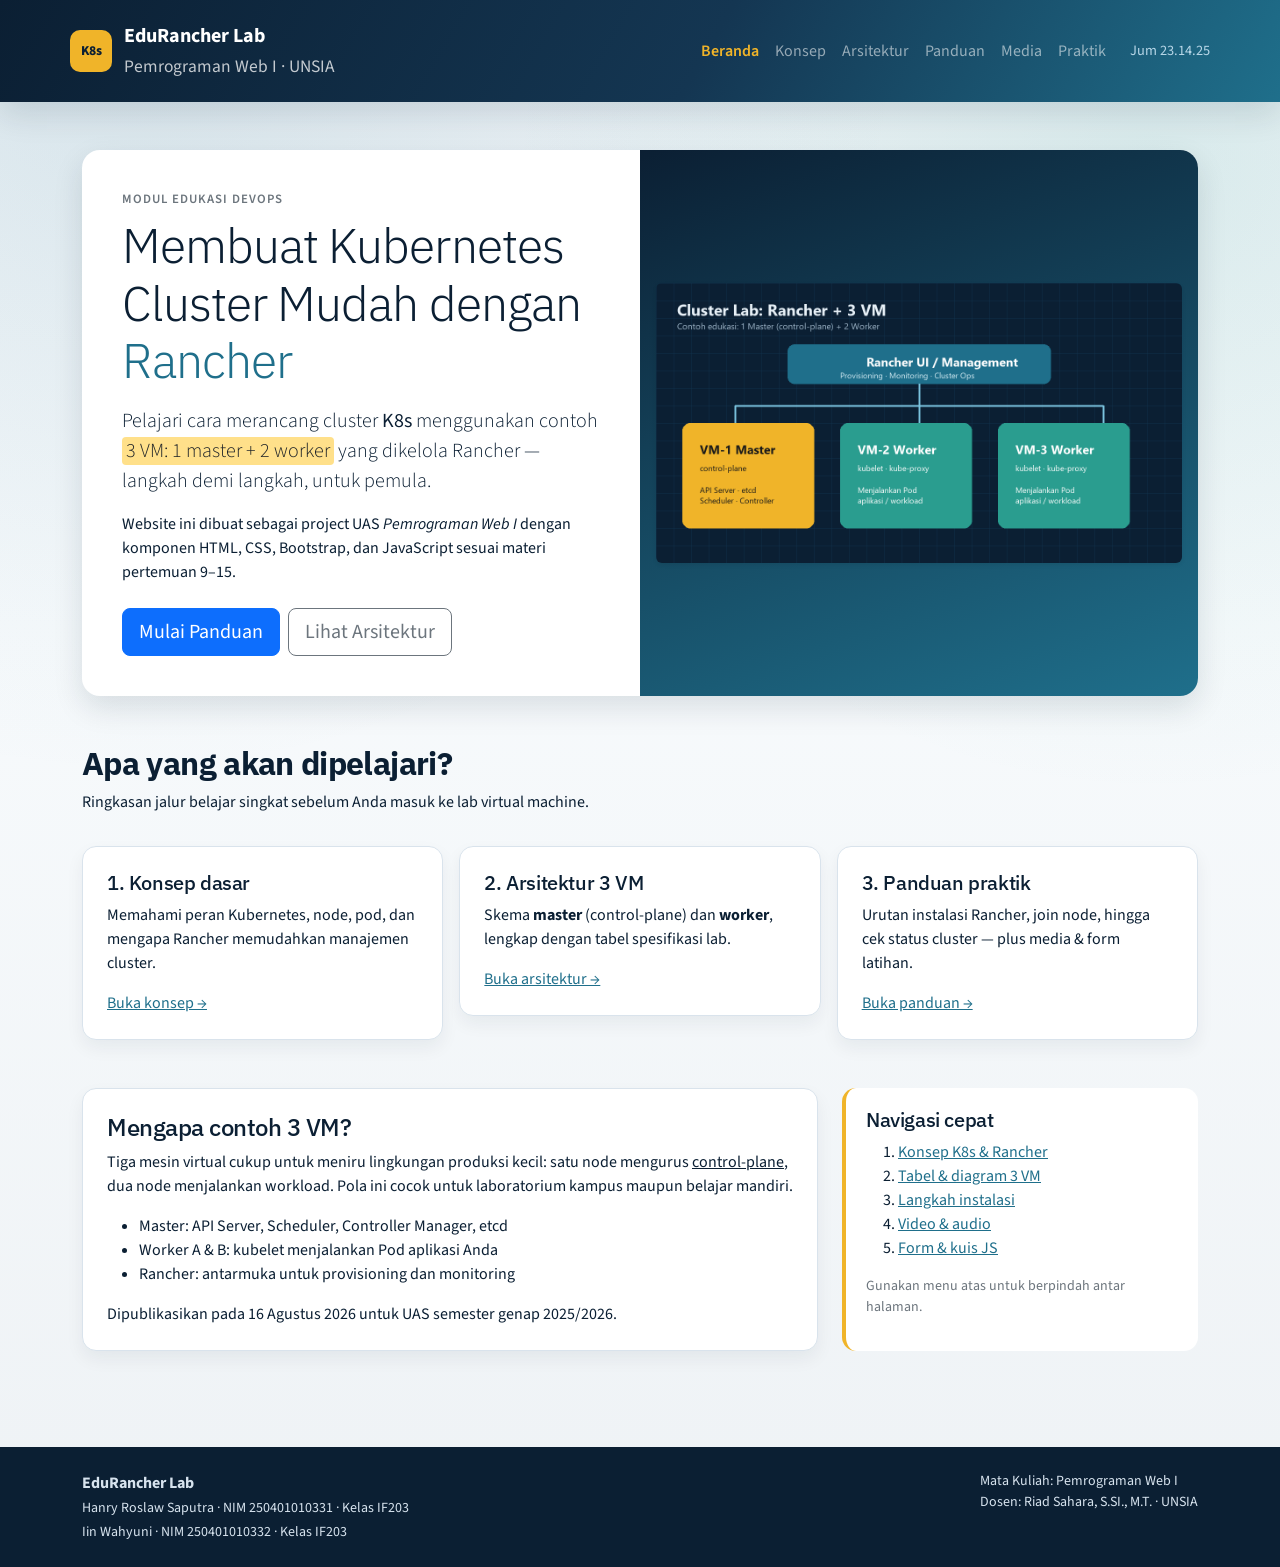
<file: index.html>
<!DOCTYPE html>
<!--
  Halaman beranda EduRancher Lab.
  Isinya pengantar tema K8s + Rancher, lalu tautan ke halaman lain.
  data-page="beranda" dibaca JavaScript biar menu yang lagi dibuka kelihatan aktif.
-->
<html lang="id">
<head>
  <!-- Meta + judul tab browser -->
  <meta charset="UTF-8">
  <meta name="viewport" content="width=device-width, initial-scale=1">
  <title>EduRancher Lab — Cluster Kubernetes Mudah dengan Rancher</title>
  <!-- Font Google, Bootstrap dari CDN, plus CSS kita sendiri -->
  <link rel="preconnect" href="https://fonts.googleapis.com">
  <link rel="preconnect" href="https://fonts.gstatic.com" crossorigin>
  <link href="https://fonts.googleapis.com/css2?family=IBM+Plex+Sans:wght@500;700&family=Source+Sans+3:wght@400;600;700&display=swap" rel="stylesheet">
  <link href="https://cdn.jsdelivr.net/npm/bootstrap@5.3.3/dist/css/bootstrap.min.css" rel="stylesheet">
  <link href="css/custom.css" rel="stylesheet">
  <link rel="icon" href="favicon.ico" sizes="any">
  <link rel="icon" type="image/svg+xml" href="assets/images/favicon.svg">
  <link rel="apple-touch-icon" href="assets/images/favicon-32.png">
</head>
<body data-page="beranda">
  <!-- Header: logo + menu. Tombol hamburger muncul kalau layar kecil. -->
  <header class="site-header">
    <nav class="navbar navbar-expand-lg navbar-dark container py-3">
      <a class="navbar-brand brand-lockup" href="index.html">
        <span class="brand-mark">K8s</span>
        <span>
          <strong>EduRancher Lab</strong><br>
          <small class="opacity-75">Pemrograman Web I · UNSIA</small>
        </span>
      </a>
      <button class="navbar-toggler" type="button" data-bs-toggle="collapse" data-bs-target="#navMain" aria-controls="navMain" aria-expanded="false" aria-label="Toggle navigation">
        <span class="navbar-toggler-icon"></span>
      </button>
      <div class="collapse navbar-collapse" id="navMain">
        <ul class="navbar-nav ms-auto mb-2 mb-lg-0">
          <li class="nav-item"><a class="nav-link" data-nav="beranda" href="index.html">Beranda</a></li>
          <li class="nav-item"><a class="nav-link" data-nav="konsep" href="konsep.html">Konsep</a></li>
          <li class="nav-item"><a class="nav-link" data-nav="arsitektur" href="arsitektur.html">Arsitektur</a></li>
          <li class="nav-item"><a class="nav-link" data-nav="panduan" href="panduan.html">Panduan</a></li>
          <li class="nav-item"><a class="nav-link" data-nav="media" href="media.html">Media</a></li>
          <li class="nav-item"><a class="nav-link" data-nav="praktik" href="praktik.html">Praktik</a></li>
        </ul>
        <!-- Jam digital, diisi dari js/script.js -->
        <span id="live-clock" class="ms-lg-3"></span>
      </div>
    </nav>
  </header>

  <main class="container py-4 py-lg-5">
    <!-- Banner utama: teks kiri, gambar kanan -->
    <section class="hero-panel row g-0 fade-up mb-5">
      <div class="col-lg-6 hero-copy">
        <p class="text-uppercase fw-semibold text-secondary mb-2" style="letter-spacing:0.08em;font-size:0.8rem;">Modul Edukasi DevOps</p>
        <h1 class="display-5 mb-3">Membuat Kubernetes Cluster Mudah dengan <span style="color:#1f6f8b;">Rancher</span></h1>
        <p class="lead mb-3">
          Pelajari cara merancang cluster <strong>K8s</strong> menggunakan contoh
          <mark>3 VM: 1 master + 2 worker</mark> yang dikelola Rancher — langkah demi langkah, untuk pemula.
        </p>
        <p class="mb-4">
          Website ini dibuat sebagai project UAS <em>Pemrograman Web I</em> dengan komponen HTML, CSS, Bootstrap, dan JavaScript
          sesuai materi pertemuan 9–15.
        </p>
        <div class="d-flex flex-wrap gap-2">
          <a class="btn btn-primary btn-lg" href="panduan.html">Mulai Panduan</a>
          <a class="btn btn-outline-secondary btn-lg" href="arsitektur.html">Lihat Arsitektur</a>
        </div>
      </div>
      <div class="col-lg-6 hero-visual d-flex align-items-center justify-content-center p-3">
        <img src="assets/images/arsitektur-3vm.png"
             class="img-fluid rounded shadow-sm"
             width="600"
             height="320"
             alt="Ilustrasi arsitektur cluster Rancher 3 VM">
      </div>
    </section>

    <!-- Tiga kartu ringkas, masing-masing nyambung ke halaman materi -->
    <section class="mb-5 fade-up fade-up-delay">
      <div class="row align-items-end mb-3">
        <div class="col-lg-8">
          <h2>Apa yang akan dipelajari?</h2>
          <p>Ringkasan jalur belajar singkat sebelum Anda masuk ke lab virtual machine.</p>
        </div>
      </div>
      <div class="row g-3">
        <div class="col-md-4">
          <article class="section-card">
            <h3 class="h5">1. Konsep dasar</h3>
            <p>Memahami peran Kubernetes, node, pod, dan mengapa Rancher memudahkan manajemen cluster.</p>
            <a href="konsep.html">Buka konsep →</a>
          </article>
        </div>
        <div class="col-md-4">
          <article class="section-card">
            <h3 class="h5">2. Arsitektur 3 VM</h3>
            <p>Skema <b>master</b> (control-plane) dan <b>worker</b>, lengkap dengan tabel spesifikasi lab.</p>
            <a href="arsitektur.html">Buka arsitektur →</a>
          </article>
        </div>
        <div class="col-md-4">
          <article class="section-card">
            <h3 class="h5">3. Panduan praktik</h3>
            <p>Urutan instalasi Rancher, join node, hingga cek status cluster — plus media &amp; form latihan.</p>
            <a href="panduan.html">Buka panduan →</a>
          </article>
        </div>
      </div>
    </section>

    <!-- Penjelasan kenapa lab pakai 3 VM, plus daftar cepat di samping -->
    <section class="row g-4">
      <div class="col-lg-8">
        <article class="section-card">
          <h2 class="h4">Mengapa contoh 3 VM?</h2>
          <p>
            Tiga mesin virtual cukup untuk meniru lingkungan produksi kecil:
            satu node mengurus <u>control-plane</u>, dua node menjalankan workload.
            Pola ini cocok untuk laboratorium kampus maupun belajar mandiri.
          </p>
          <ul>
            <li>Master: API Server, Scheduler, Controller Manager, etcd</li>
            <li>Worker A &amp; B: kubelet menjalankan Pod aplikasi Anda</li>
            <li>Rancher: antarmuka untuk provisioning dan monitoring</li>
          </ul>
          <p class="mb-0">
            Dipublikasikan pada <time datetime="2026-08-16">16 Agustus 2026</time> untuk UAS semester genap 2025/2026.
          </p>
        </article>
      </div>
      <!-- Sidebar: jalan pintas ke halaman lain -->
      <aside class="col-lg-4">
        <div class="toc-aside h-100">
          <h2 class="h5">Navigasi cepat</h2>
          <ol>
            <li><a href="konsep.html">Konsep K8s &amp; Rancher</a></li>
            <li><a href="arsitektur.html">Tabel &amp; diagram 3 VM</a></li>
            <li><a href="panduan.html">Langkah instalasi</a></li>
            <li><a href="media.html">Video &amp; audio</a></li>
            <li><a href="praktik.html">Form &amp; kuis JS</a></li>
          </ol>
          <p class="small text-secondary mb-0">Gunakan menu atas untuk berpindah antar halaman.</p>
        </div>
      </aside>
    </section>
  </main>

  <!-- Footer: identitas kelompok + mata kuliah -->
  <footer class="site-footer py-4">
    <div class="container d-flex flex-column flex-md-row justify-content-between gap-2">
      <div>
        <strong>EduRancher Lab</strong><br>
        <small>Hanry Roslaw Saputra · NIM 250401010331 · Kelas IF203<br>Iin Wahyuni · NIM 250401010332 · Kelas IF203</small>
      </div>
      <div class="small">
        Mata Kuliah: Pemrograman Web I<br>
        Dosen: Riad Sahara, S.SI., M.T. · UNSIA
      </div>
    </div>
  </footer>

  <!-- Bootstrap dulu, baru script kita (jam, menu aktif, dll.) -->
  <script src="https://cdn.jsdelivr.net/npm/bootstrap@5.3.3/dist/js/bootstrap.bundle.min.js"></script>
  <script src="js/script.js"></script>
</body>
</html>
</file>
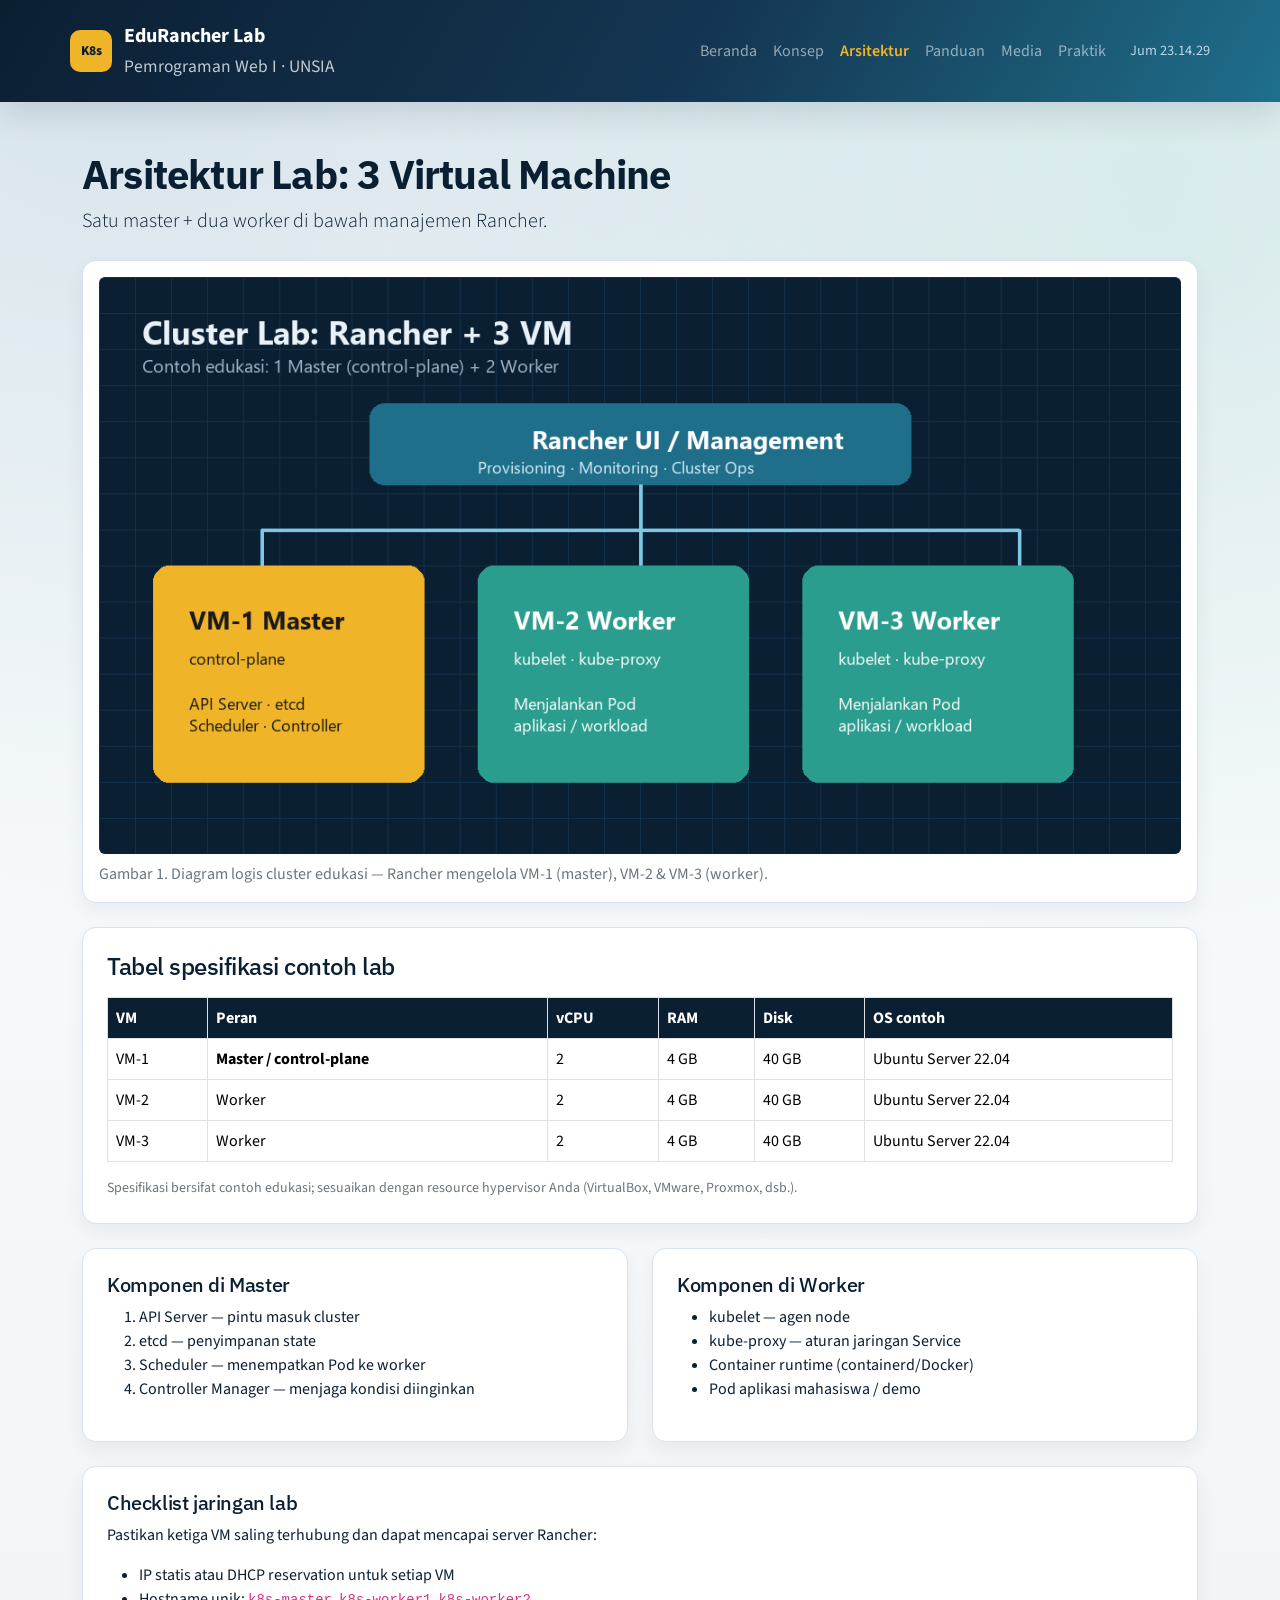
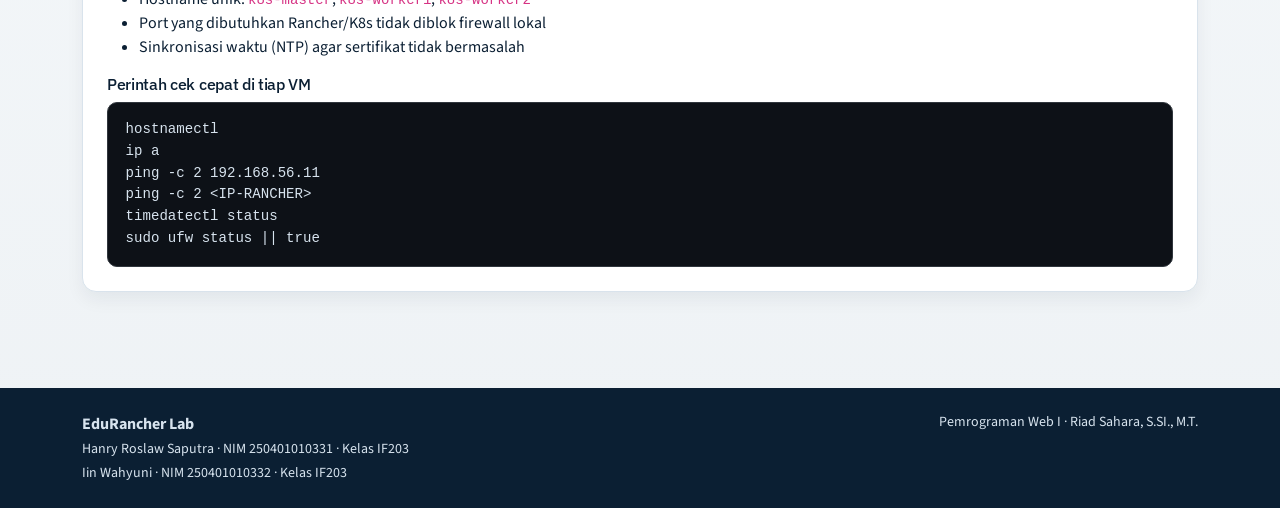
<file: arsitektur.html>
<!DOCTYPE html>
<!--
  Halaman arsitektur lab 3 VM.
  Ada gambar, tabel spesifikasi, daftar komponen master/worker, sama checklist jaringan.
-->
<html lang="id">
<head>
  <meta charset="UTF-8">
  <meta name="viewport" content="width=device-width, initial-scale=1">
  <title>Arsitektur 3 VM — EduRancher Lab</title>
  <link rel="preconnect" href="https://fonts.googleapis.com">
  <link rel="preconnect" href="https://fonts.gstatic.com" crossorigin>
  <link href="https://fonts.googleapis.com/css2?family=IBM+Plex+Sans:wght@500;700&family=Source+Sans+3:wght@400;600;700&display=swap" rel="stylesheet">
  <link href="https://cdn.jsdelivr.net/npm/bootstrap@5.3.3/dist/css/bootstrap.min.css" rel="stylesheet">
  <link href="css/custom.css" rel="stylesheet">
  <link rel="icon" href="favicon.ico" sizes="any">
  <link rel="icon" type="image/svg+xml" href="assets/images/favicon.svg">
  <link rel="apple-touch-icon" href="assets/images/favicon-32.png">
</head>
<body data-page="arsitektur">
  <!-- Menu navigasi situs -->
  <header class="site-header">
    <nav class="navbar navbar-expand-lg navbar-dark container py-3">
      <a class="navbar-brand brand-lockup" href="index.html">
        <span class="brand-mark">K8s</span>
        <span><strong>EduRancher Lab</strong><br><small class="opacity-75">Pemrograman Web I · UNSIA</small></span>
      </a>
      <button class="navbar-toggler" type="button" data-bs-toggle="collapse" data-bs-target="#navMain"><span class="navbar-toggler-icon"></span></button>
      <div class="collapse navbar-collapse" id="navMain">
        <ul class="navbar-nav ms-auto mb-2 mb-lg-0">
          <li class="nav-item"><a class="nav-link" data-nav="beranda" href="index.html">Beranda</a></li>
          <li class="nav-item"><a class="nav-link" data-nav="konsep" href="konsep.html">Konsep</a></li>
          <li class="nav-item"><a class="nav-link" data-nav="arsitektur" href="arsitektur.html">Arsitektur</a></li>
          <li class="nav-item"><a class="nav-link" data-nav="panduan" href="panduan.html">Panduan</a></li>
          <li class="nav-item"><a class="nav-link" data-nav="media" href="media.html">Media</a></li>
          <li class="nav-item"><a class="nav-link" data-nav="praktik" href="praktik.html">Praktik</a></li>
        </ul>
        <span id="live-clock" class="ms-lg-3"></span>
      </div>
    </nav>
  </header>

  <main class="container py-4 py-lg-5">
    <header class="mb-4">
      <h1>Arsitektur Lab: 3 Virtual Machine</h1>
      <p class="lead">Satu master + dua worker di bawah manajemen Rancher.</p>
    </header>

    <!-- Diagram arsitektur (figure + figcaption) -->
    <figure class="section-card mb-4 p-3">
      <img src="assets/images/arsitektur-3vm.png" class="img-fluid rounded" width="1200" height="640" alt="Diagram arsitektur Rancher dengan 3 VM">
      <figcaption class="mt-2 text-secondary">
        Gambar 1. Diagram logis cluster edukasi — Rancher mengelola VM-1 (master), VM-2 &amp; VM-3 (worker).
      </figcaption>
    </figure>

    <!-- Tabel spesifikasi VM. table-responsive biar di HP bisa digeser. -->
    <section class="section-card mb-4">
      <h2 class="h4 mb-3">Tabel spesifikasi contoh lab</h2>
      <div class="table-responsive">
        <table class="table table-bordered table-hover table-lab align-middle mb-0">
          <thead>
            <tr>
              <th>VM</th>
              <th>Peran</th>
              <th>vCPU</th>
              <th>RAM</th>
              <th>Disk</th>
              <th>OS contoh</th>
            </tr>
          </thead>
          <tbody>
            <tr>
              <td>VM-1</td>
              <td><strong>Master / control-plane</strong></td>
              <td>2</td>
              <td>4 GB</td>
              <td>40 GB</td>
              <td>Ubuntu Server 22.04</td>
            </tr>
            <tr>
              <td>VM-2</td>
              <td>Worker</td>
              <td>2</td>
              <td>4 GB</td>
              <td>40 GB</td>
              <td>Ubuntu Server 22.04</td>
            </tr>
            <tr>
              <td>VM-3</td>
              <td>Worker</td>
              <td>2</td>
              <td>4 GB</td>
              <td>40 GB</td>
              <td>Ubuntu Server 22.04</td>
            </tr>
          </tbody>
        </table>
      </div>
      <p class="small text-secondary mt-3 mb-0">Spesifikasi bersifat contoh edukasi; sesuaikan dengan resource hypervisor Anda (VirtualBox, VMware, Proxmox, dsb.).</p>
    </section>

    <!-- Dua kolom: komponen master (ol) vs worker (ul) -->
    <div class="row g-4">
      <div class="col-md-6">
        <article class="section-card h-100">
          <h2 class="h5">Komponen di Master</h2>
          <ol>
            <li>API Server — pintu masuk cluster</li>
            <li>etcd — penyimpanan state</li>
            <li>Scheduler — menempatkan Pod ke worker</li>
            <li>Controller Manager — menjaga kondisi diinginkan</li>
          </ol>
        </article>
      </div>
      <div class="col-md-6">
        <article class="section-card h-100">
          <h2 class="h5">Komponen di Worker</h2>
          <ul>
            <li>kubelet — agen node</li>
            <li>kube-proxy — aturan jaringan Service</li>
            <li>Container runtime (containerd/Docker)</li>
            <li>Pod aplikasi mahasiswa / demo</li>
          </ul>
        </article>
      </div>
    </div>

    <!-- Checklist jaringan + perintah cek cepat -->
    <section class="section-card mt-4">
      <h2 class="h5">Checklist jaringan lab</h2>
      <p>Pastikan ketiga VM saling terhubung dan dapat mencapai server Rancher:</p>
      <ul>
        <li>IP statis atau DHCP reservation untuk setiap VM</li>
        <li>Hostname unik: <code>k8s-master</code>, <code>k8s-worker1</code>, <code>k8s-worker2</code></li>
        <li>Port yang dibutuhkan Rancher/K8s tidak diblok firewall lokal</li>
        <li>Sinkronisasi waktu (NTP) agar sertifikat tidak bermasalah</li>
      </ul>
      <h3 class="h6">Perintah cek cepat di tiap VM</h3>
      <pre class="code-block mb-0"><code>hostnamectl
ip a
ping -c 2 192.168.56.11
ping -c 2 &lt;IP-RANCHER&gt;
timedatectl status
sudo ufw status || true</code></pre>
    </section>
  </main>

  <!-- Footer identitas kelompok -->
  <footer class="site-footer py-4">
    <div class="container d-flex flex-column flex-md-row justify-content-between gap-2">
      <div><strong>EduRancher Lab</strong><br><small>Hanry Roslaw Saputra · NIM 250401010331 · Kelas IF203<br>Iin Wahyuni · NIM 250401010332 · Kelas IF203</small></div>
      <div class="small">Pemrograman Web I · Riad Sahara, S.SI., M.T.</div>
    </div>
  </footer>
  <!-- Bootstrap + script.js -->
  <script src="https://cdn.jsdelivr.net/npm/bootstrap@5.3.3/dist/js/bootstrap.bundle.min.js"></script>
  <script src="js/script.js"></script>
</body>
</html>
</file>
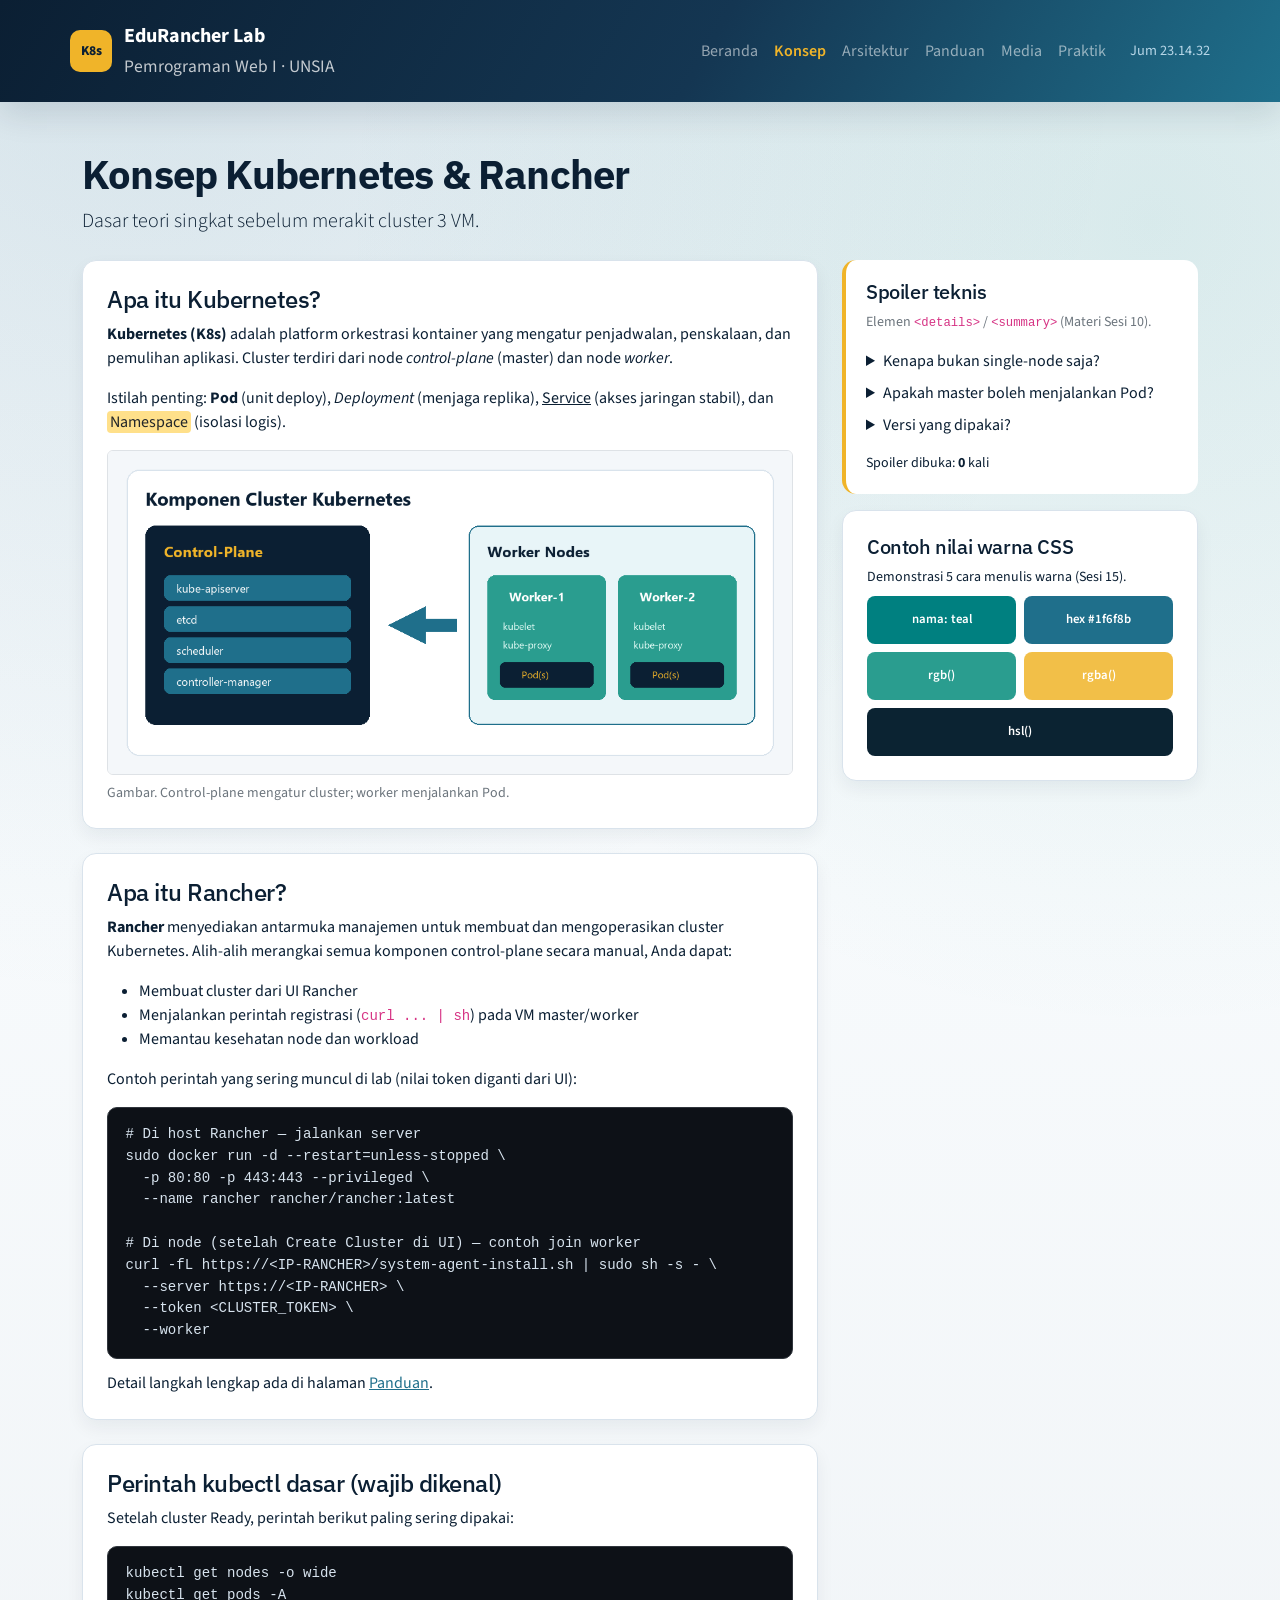
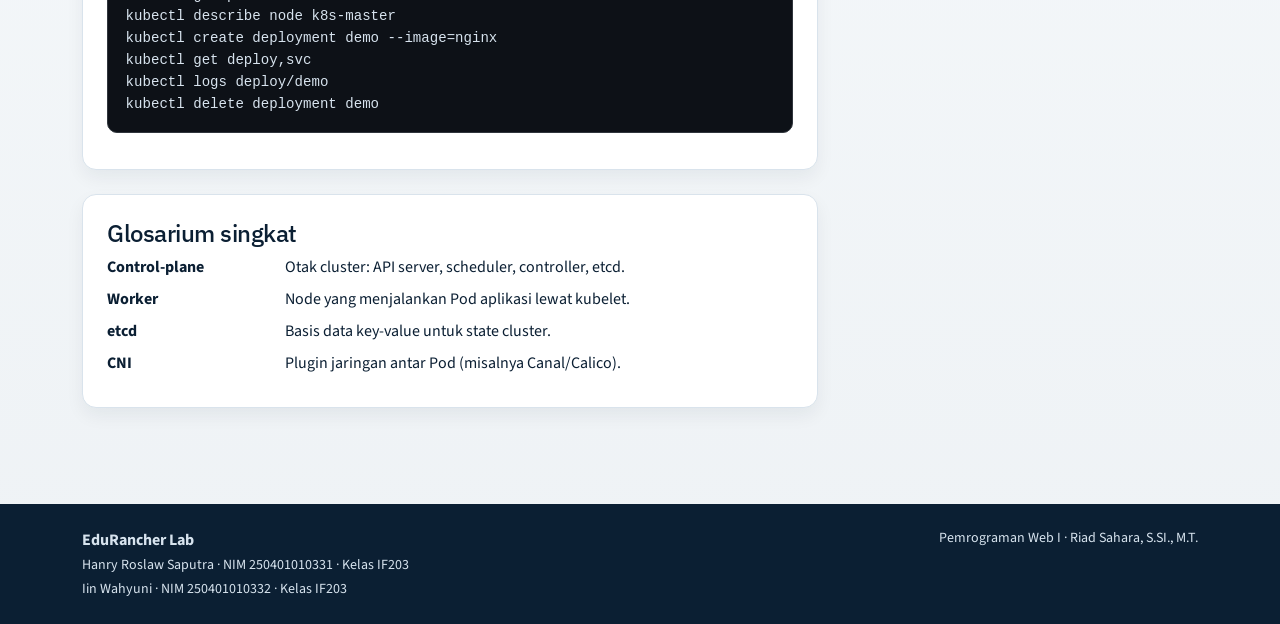
<file: konsep.html>
<!DOCTYPE html>
<!--
  Halaman konsep. Isinya teori singkat Kubernetes sama Rancher.
  Ada juga details/summary (Sesi 10) dan contoh warna CSS (Sesi 15).
-->
<html lang="id">
<head>
  <meta charset="UTF-8">
  <meta name="viewport" content="width=device-width, initial-scale=1">
  <title>Konsep — EduRancher Lab</title>
  <!-- Font, Bootstrap, CSS custom — sama kayak halaman lain -->
  <link rel="preconnect" href="https://fonts.googleapis.com">
  <link rel="preconnect" href="https://fonts.gstatic.com" crossorigin>
  <link href="https://fonts.googleapis.com/css2?family=IBM+Plex+Sans:wght@500;700&family=Source+Sans+3:wght@400;600;700&display=swap" rel="stylesheet">
  <link href="https://cdn.jsdelivr.net/npm/bootstrap@5.3.3/dist/css/bootstrap.min.css" rel="stylesheet">
  <link href="css/custom.css" rel="stylesheet">
  <link rel="icon" href="favicon.ico" sizes="any">
  <link rel="icon" type="image/svg+xml" href="assets/images/favicon.svg">
  <link rel="apple-touch-icon" href="assets/images/favicon-32.png">
</head>
<body data-page="konsep">
  <!-- Menu atas. data-nav dipakai JS buat nandain halaman aktif. -->
  <header class="site-header">
    <nav class="navbar navbar-expand-lg navbar-dark container py-3">
      <a class="navbar-brand brand-lockup" href="index.html">
        <span class="brand-mark">K8s</span>
        <span><strong>EduRancher Lab</strong><br><small class="opacity-75">Pemrograman Web I · UNSIA</small></span>
      </a>
      <button class="navbar-toggler" type="button" data-bs-toggle="collapse" data-bs-target="#navMain"><span class="navbar-toggler-icon"></span></button>
      <div class="collapse navbar-collapse" id="navMain">
        <ul class="navbar-nav ms-auto mb-2 mb-lg-0">
          <li class="nav-item"><a class="nav-link" data-nav="beranda" href="index.html">Beranda</a></li>
          <li class="nav-item"><a class="nav-link" data-nav="konsep" href="konsep.html">Konsep</a></li>
          <li class="nav-item"><a class="nav-link" data-nav="arsitektur" href="arsitektur.html">Arsitektur</a></li>
          <li class="nav-item"><a class="nav-link" data-nav="panduan" href="panduan.html">Panduan</a></li>
          <li class="nav-item"><a class="nav-link" data-nav="media" href="media.html">Media</a></li>
          <li class="nav-item"><a class="nav-link" data-nav="praktik" href="praktik.html">Praktik</a></li>
        </ul>
        <!-- Jam digital dari script.js -->
        <span id="live-clock" class="ms-lg-3"></span>
      </div>
    </nav>
  </header>

  <main class="container py-4 py-lg-5">
    <header class="mb-4">
      <h1>Konsep Kubernetes &amp; Rancher</h1>
      <p class="lead">Dasar teori singkat sebelum merakit cluster 3 VM.</p>
    </header>

    <div class="row g-4 align-items-start">
      <div class="col-lg-8">
        <!-- Artikel 1: pengertian Kubernetes + gambar -->
        <article class="section-card mb-4">
          <h2 class="h4">Apa itu Kubernetes?</h2>
          <p>
            <strong>Kubernetes (K8s)</strong> adalah platform orkestrasi kontainer yang mengatur penjadwalan,
            penskalaan, dan pemulihan aplikasi. Cluster terdiri dari node <em>control-plane</em> (master)
            dan node <em>worker</em>.
          </p>
          <p>
            Istilah penting: <b>Pod</b> (unit deploy), <i>Deployment</i> (menjaga replika),
            <u>Service</u> (akses jaringan stabil), dan <mark>Namespace</mark> (isolasi logis).
          </p>
          <figure class="mb-0">
            <img src="assets/images/konsep-k8s.png" class="img-fluid rounded border" width="1100" height="520" alt="Ilustrasi komponen control-plane dan worker Kubernetes">
            <figcaption class="mt-2 small text-secondary">Gambar. Control-plane mengatur cluster; worker menjalankan Pod.</figcaption>
          </figure>
        </article>

        <!-- Artikel 2: Rancher + contoh perintah CLI -->
        <article class="section-card mb-4">
          <h2 class="h4">Apa itu Rancher?</h2>
          <p>
            <strong>Rancher</strong> menyediakan antarmuka manajemen untuk membuat dan mengoperasikan cluster Kubernetes.
            Alih-alih merangkai semua komponen control-plane secara manual, Anda dapat:
          </p>
          <ul>
            <li>Membuat cluster dari UI Rancher</li>
            <li>Menjalankan perintah registrasi (<code>curl ... | sh</code>) pada VM master/worker</li>
            <li>Memantau kesehatan node dan workload</li>
          </ul>
          <p>Contoh perintah yang sering muncul di lab (nilai token diganti dari UI):</p>
          <pre class="code-block"><code># Di host Rancher — jalankan server
sudo docker run -d --restart=unless-stopped \
  -p 80:80 -p 443:443 --privileged \
  --name rancher rancher/rancher:latest

# Di node (setelah Create Cluster di UI) — contoh join worker
curl -fL https://&lt;IP-RANCHER&gt;/system-agent-install.sh | sudo sh -s - \
  --server https://&lt;IP-RANCHER&gt; \
  --token &lt;CLUSTER_TOKEN&gt; \
  --worker</code></pre>
          <p class="mb-0">
            Detail langkah lengkap ada di halaman <a href="panduan.html">Panduan</a>.
          </p>
        </article>

        <!-- Artikel 3: perintah kubectl yang sering dipakai -->
        <article class="section-card mb-4">
          <h2 class="h4">Perintah kubectl dasar (wajib dikenal)</h2>
          <p>Setelah cluster Ready, perintah berikut paling sering dipakai:</p>
          <pre class="code-block"><code>kubectl get nodes -o wide
kubectl get pods -A
kubectl describe node k8s-master
kubectl create deployment demo --image=nginx
kubectl get deploy,svc
kubectl logs deploy/demo
kubectl delete deployment demo</code></pre>
        </article>

        <!-- Glosarium pakai dl/dt/dd biar istilahnya rapi -->
        <article class="section-card">
          <h2 class="h4">Glosarium singkat</h2>
          <dl class="row mb-0">
            <dt class="col-sm-3">Control-plane</dt>
            <dd class="col-sm-9">Otak cluster: API server, scheduler, controller, etcd.</dd>
            <dt class="col-sm-3">Worker</dt>
            <dd class="col-sm-9">Node yang menjalankan Pod aplikasi lewat kubelet.</dd>
            <dt class="col-sm-3">etcd</dt>
            <dd class="col-sm-9">Basis data key-value untuk state cluster.</dd>
            <dt class="col-sm-3">CNI</dt>
            <dd class="col-sm-9">Plugin jaringan antar Pod (misalnya Canal/Calico).</dd>
          </dl>
        </article>
      </div>

      <!-- Sidebar: spoiler details/summary + contoh 5 cara nulis warna -->
      <aside class="col-lg-4">
        <div class="sidebar-stack">
          <div class="toc-aside mb-3">
            <h2 class="h5">Spoiler teknis</h2>
            <p class="small text-secondary">Elemen <code>&lt;details&gt;</code> / <code>&lt;summary&gt;</code> (Materi Sesi 10).</p>
            <details class="mb-2">
              <summary>Kenapa bukan single-node saja?</summary>
              Single-node bagus untuk uji cepat, tetapi 3 VM lebih mirip produksi: control-plane terpisah dari workload.
            </details>
            <details class="mb-2">
              <summary>Apakah master boleh menjalankan Pod?</summary>
              Bisa (taint dihapus), tetapi di lab ini master dikhususkan untuk control-plane agar konsepnya jelas.
            </details>
            <details>
              <summary>Versi yang dipakai?</summary>
              Gunakan rilis Rancher/K8s stabil yang didukung dokumentasi resmi saat praktikum.
            </details>
            <!-- Angka ini naik tiap kali spoiler dibuka (dihitung di script.js) -->
            <p class="small mt-3 mb-0">Spoiler dibuka: <strong id="spoiler-count">0</strong> kali</p>
          </div>

          <div class="section-card">
            <h2 class="h5">Contoh nilai warna CSS</h2>
            <p class="small mb-2">Demonstrasi 5 cara menulis warna (Sesi 15).</p>
            <div class="row g-2">
              <div class="col-6"><div class="swatch color-swatch-name">nama: teal</div></div>
              <div class="col-6"><div class="swatch color-swatch-hex">hex #1f6f8b</div></div>
              <div class="col-6"><div class="swatch color-swatch-rgb">rgb()</div></div>
              <div class="col-6"><div class="swatch color-swatch-rgba">rgba()</div></div>
              <div class="col-12"><div class="swatch color-swatch-hsl">hsl()</div></div>
            </div>
          </div>
        </div>
      </aside>
    </div>
  </main>

  <!-- Footer identitas kelompok -->
  <footer class="site-footer py-4">
    <div class="container d-flex flex-column flex-md-row justify-content-between gap-2">
      <div><strong>EduRancher Lab</strong><br><small>Hanry Roslaw Saputra · NIM 250401010331 · Kelas IF203<br>Iin Wahyuni · NIM 250401010332 · Kelas IF203</small></div>
      <div class="small">Pemrograman Web I · Riad Sahara, S.SI., M.T.</div>
    </div>
  </footer>
  <!-- Bootstrap + JS interaktif (jam, menu, hitung spoiler) -->
  <script src="https://cdn.jsdelivr.net/npm/bootstrap@5.3.3/dist/js/bootstrap.bundle.min.js"></script>
  <script src="js/script.js"></script>
</body>
</html>
</file>
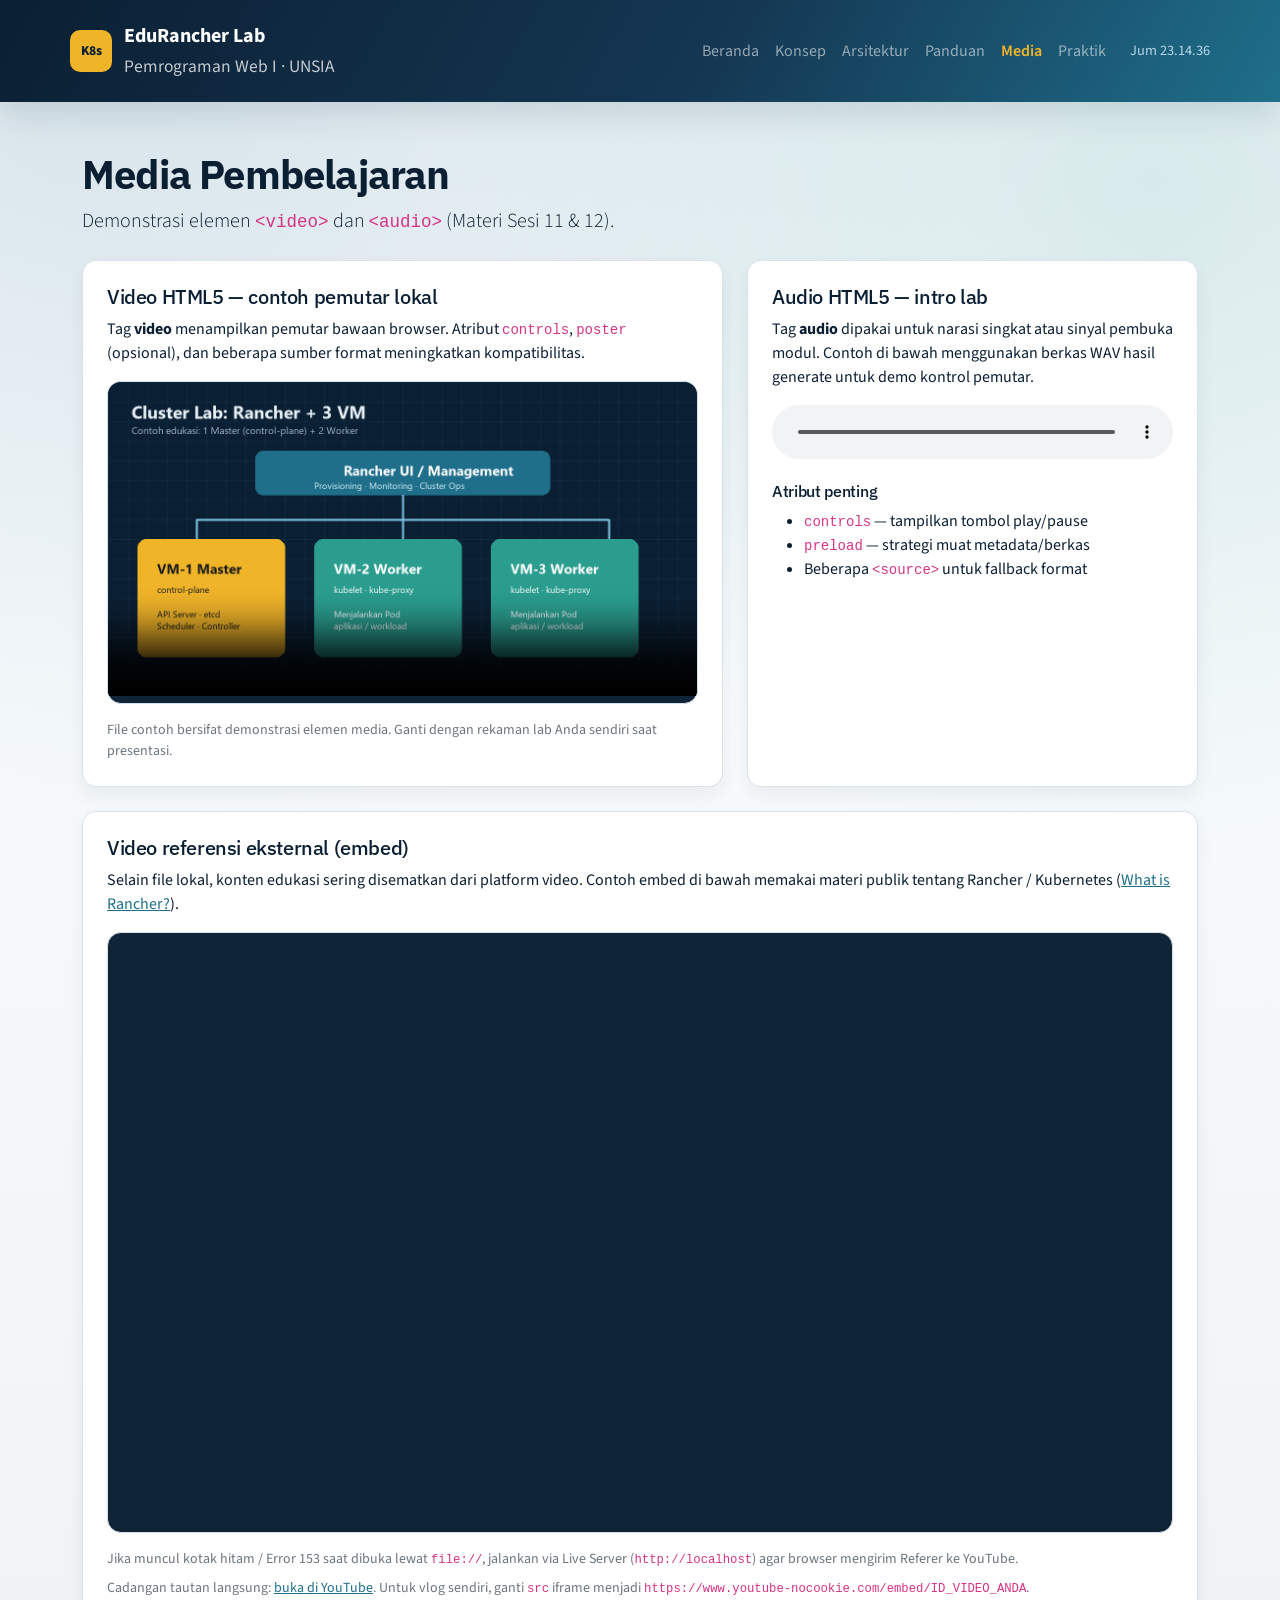
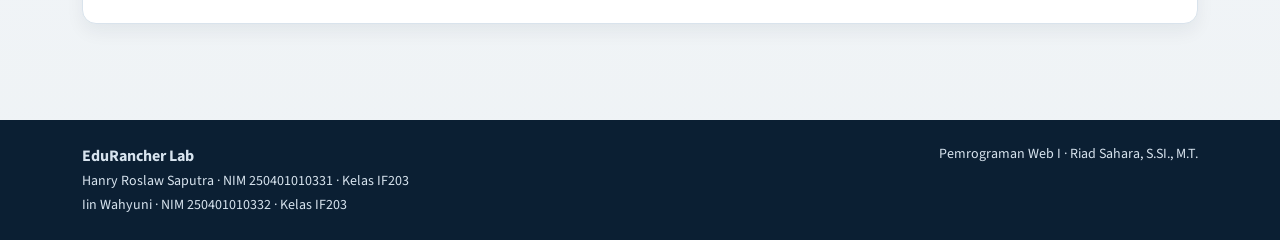
<file: media.html>
<!DOCTYPE html>
<!--
  Halaman media (Sesi 11 & 12).
  Ada pemutar video lokal, audio, sama embed YouTube.
  Embed YouTube lebih aman dibuka lewat localhost, jangan file://.
-->
<html lang="id">
<head>
  <meta charset="UTF-8">
  <meta name="viewport" content="width=device-width, initial-scale=1">
  <meta name="referrer" content="strict-origin-when-cross-origin">
  <title>Media — EduRancher Lab</title>
  <link rel="preconnect" href="https://fonts.googleapis.com">
  <link rel="preconnect" href="https://fonts.gstatic.com" crossorigin>
  <link href="https://fonts.googleapis.com/css2?family=IBM+Plex+Sans:wght@500;700&family=Source+Sans+3:wght@400;600;700&display=swap" rel="stylesheet">
  <link href="https://cdn.jsdelivr.net/npm/bootstrap@5.3.3/dist/css/bootstrap.min.css" rel="stylesheet">
  <link href="css/custom.css" rel="stylesheet">
  <link rel="icon" href="favicon.ico" sizes="any">
  <link rel="icon" type="image/svg+xml" href="assets/images/favicon.svg">
  <link rel="apple-touch-icon" href="assets/images/favicon-32.png">
</head>
<body data-page="media">
  <!-- Menu situs -->
  <header class="site-header">
    <nav class="navbar navbar-expand-lg navbar-dark container py-3">
      <a class="navbar-brand brand-lockup" href="index.html">
        <span class="brand-mark">K8s</span>
        <span><strong>EduRancher Lab</strong><br><small class="opacity-75">Pemrograman Web I · UNSIA</small></span>
      </a>
      <button class="navbar-toggler" type="button" data-bs-toggle="collapse" data-bs-target="#navMain"><span class="navbar-toggler-icon"></span></button>
      <div class="collapse navbar-collapse" id="navMain">
        <ul class="navbar-nav ms-auto mb-2 mb-lg-0">
          <li class="nav-item"><a class="nav-link" data-nav="beranda" href="index.html">Beranda</a></li>
          <li class="nav-item"><a class="nav-link" data-nav="konsep" href="konsep.html">Konsep</a></li>
          <li class="nav-item"><a class="nav-link" data-nav="arsitektur" href="arsitektur.html">Arsitektur</a></li>
          <li class="nav-item"><a class="nav-link" data-nav="panduan" href="panduan.html">Panduan</a></li>
          <li class="nav-item"><a class="nav-link" data-nav="media" href="media.html">Media</a></li>
          <li class="nav-item"><a class="nav-link" data-nav="praktik" href="praktik.html">Praktik</a></li>
        </ul>
        <span id="live-clock" class="ms-lg-3"></span>
      </div>
    </nav>
  </header>

  <main class="container py-4 py-lg-5">
    <header class="mb-4">
      <h1>Media Pembelajaran</h1>
      <p class="lead">Demonstrasi elemen <code>&lt;video&gt;</code> dan <code>&lt;audio&gt;</code> (Materi Sesi 11 &amp; 12).</p>
    </header>

    <div class="row g-4">
      <div class="col-lg-7">
        <!-- Video HTML5: dua source (mp4 + webm) biar browser bisa pilih yang didukung -->
        <article class="section-card">
          <h2 class="h5">Video HTML5 — contoh pemutar lokal</h2>
          <p>
            Tag <strong>video</strong> menampilkan pemutar bawaan browser. Atribut
            <code>controls</code>, <code>poster</code> (opsional), dan beberapa sumber format meningkatkan kompatibilitas.
          </p>
          <div class="media-frame mb-3">
            <video class="w-100" controls preload="metadata" poster="assets/images/arsitektur-3vm.png">
              <source src="assets/video/demo-cluster.mp4" type="video/mp4">
              <source src="assets/video/demo-cluster.webm" type="video/webm">
              Browser Anda tidak mendukung elemen video HTML5.
            </video>
          </div>
          <p class="small text-secondary mb-0">
            File contoh bersifat demonstrasi elemen media. Ganti dengan rekaman lab Anda sendiri saat presentasi.
          </p>
        </article>
      </div>

      <div class="col-lg-5">
        <!-- Audio HTML5: kontrol play/pause bawaan browser -->
        <article class="section-card h-100">
          <h2 class="h5">Audio HTML5 — intro lab</h2>
          <p>
            Tag <strong>audio</strong> dipakai untuk narasi singkat atau sinyal pembuka modul.
            Contoh di bawah menggunakan berkas WAV hasil generate untuk demo kontrol pemutar.
          </p>
          <audio class="w-100 mb-3" controls>
            <source src="assets/audio/intro-rancher.wav" type="audio/wav">
            Browser Anda tidak mendukung elemen audio HTML5.
          </audio>
          <h3 class="h6">Atribut penting</h3>
          <ul class="mb-0">
            <li><code>controls</code> — tampilkan tombol play/pause</li>
            <li><code>preload</code> — strategi muat metadata/berkas</li>
            <li>Beberapa <code>&lt;source&gt;</code> untuk fallback format</li>
          </ul>
        </article>
      </div>
    </div>

    <!-- Embed YouTube: pakai /embed/ID, bukan /watch?v= -->
    <section class="section-card mt-4">
      <h2 class="h5">Video referensi eksternal (embed)</h2>
      <p>
        Selain file lokal, konten edukasi sering disematkan dari platform video.
        Contoh embed di bawah memakai materi publik tentang Rancher / Kubernetes
        (<a href="https://www.youtube.com/watch?v=_CRjSf8i7Vo" target="_blank" rel="noopener">What is Rancher?</a>).
      </p>
      <!--
        Penting: buka halaman via http://localhost (Live Server), bukan file://.
        YouTube memblokir embed jika tidak ada Referer HTTP (sering muncul Error 153 / kotak hitam).
        Pakai path /embed/ID — bukan /watch?v=ID.
      -->
      <div class="ratio ratio-16x9 media-frame">
        <iframe
          src="https://www.youtube-nocookie.com/embed/_CRjSf8i7Vo"
          title="What is Rancher? | Kubernetes Made Easy! | Episode 1"
          allow="accelerometer; autoplay; clipboard-write; encrypted-media; gyroscope; picture-in-picture; web-share"
          referrerpolicy="strict-origin-when-cross-origin"
          allowfullscreen
          loading="lazy"></iframe>
      </div>
      <p class="small text-secondary mt-3 mb-2">
        Jika muncul kotak hitam / Error 153 saat dibuka lewat <code>file://</code>, jalankan via Live Server
        (<code>http://localhost</code>) agar browser mengirim Referer ke YouTube.
      </p>
      <p class="small text-secondary mb-0">
        Cadangan tautan langsung:
        <a href="https://www.youtube.com/watch?v=_CRjSf8i7Vo" target="_blank" rel="noopener">buka di YouTube</a>.
        Untuk vlog sendiri, ganti <code>src</code> iframe menjadi
        <code>https://www.youtube-nocookie.com/embed/ID_VIDEO_ANDA</code>.
      </p>
    </section>
  </main>

  <!-- Footer identitas kelompok -->
  <footer class="site-footer py-4">
    <div class="container d-flex flex-column flex-md-row justify-content-between gap-2">
      <div><strong>EduRancher Lab</strong><br><small>Hanry Roslaw Saputra · NIM 250401010331 · Kelas IF203<br>Iin Wahyuni · NIM 250401010332 · Kelas IF203</small></div>
      <div class="small">Pemrograman Web I · Riad Sahara, S.SI., M.T.</div>
    </div>
  </footer>
  <!-- Bootstrap + script.js -->
  <script src="https://cdn.jsdelivr.net/npm/bootstrap@5.3.3/dist/js/bootstrap.bundle.min.js"></script>
  <script src="js/script.js"></script>
</body>
</html>
</file>
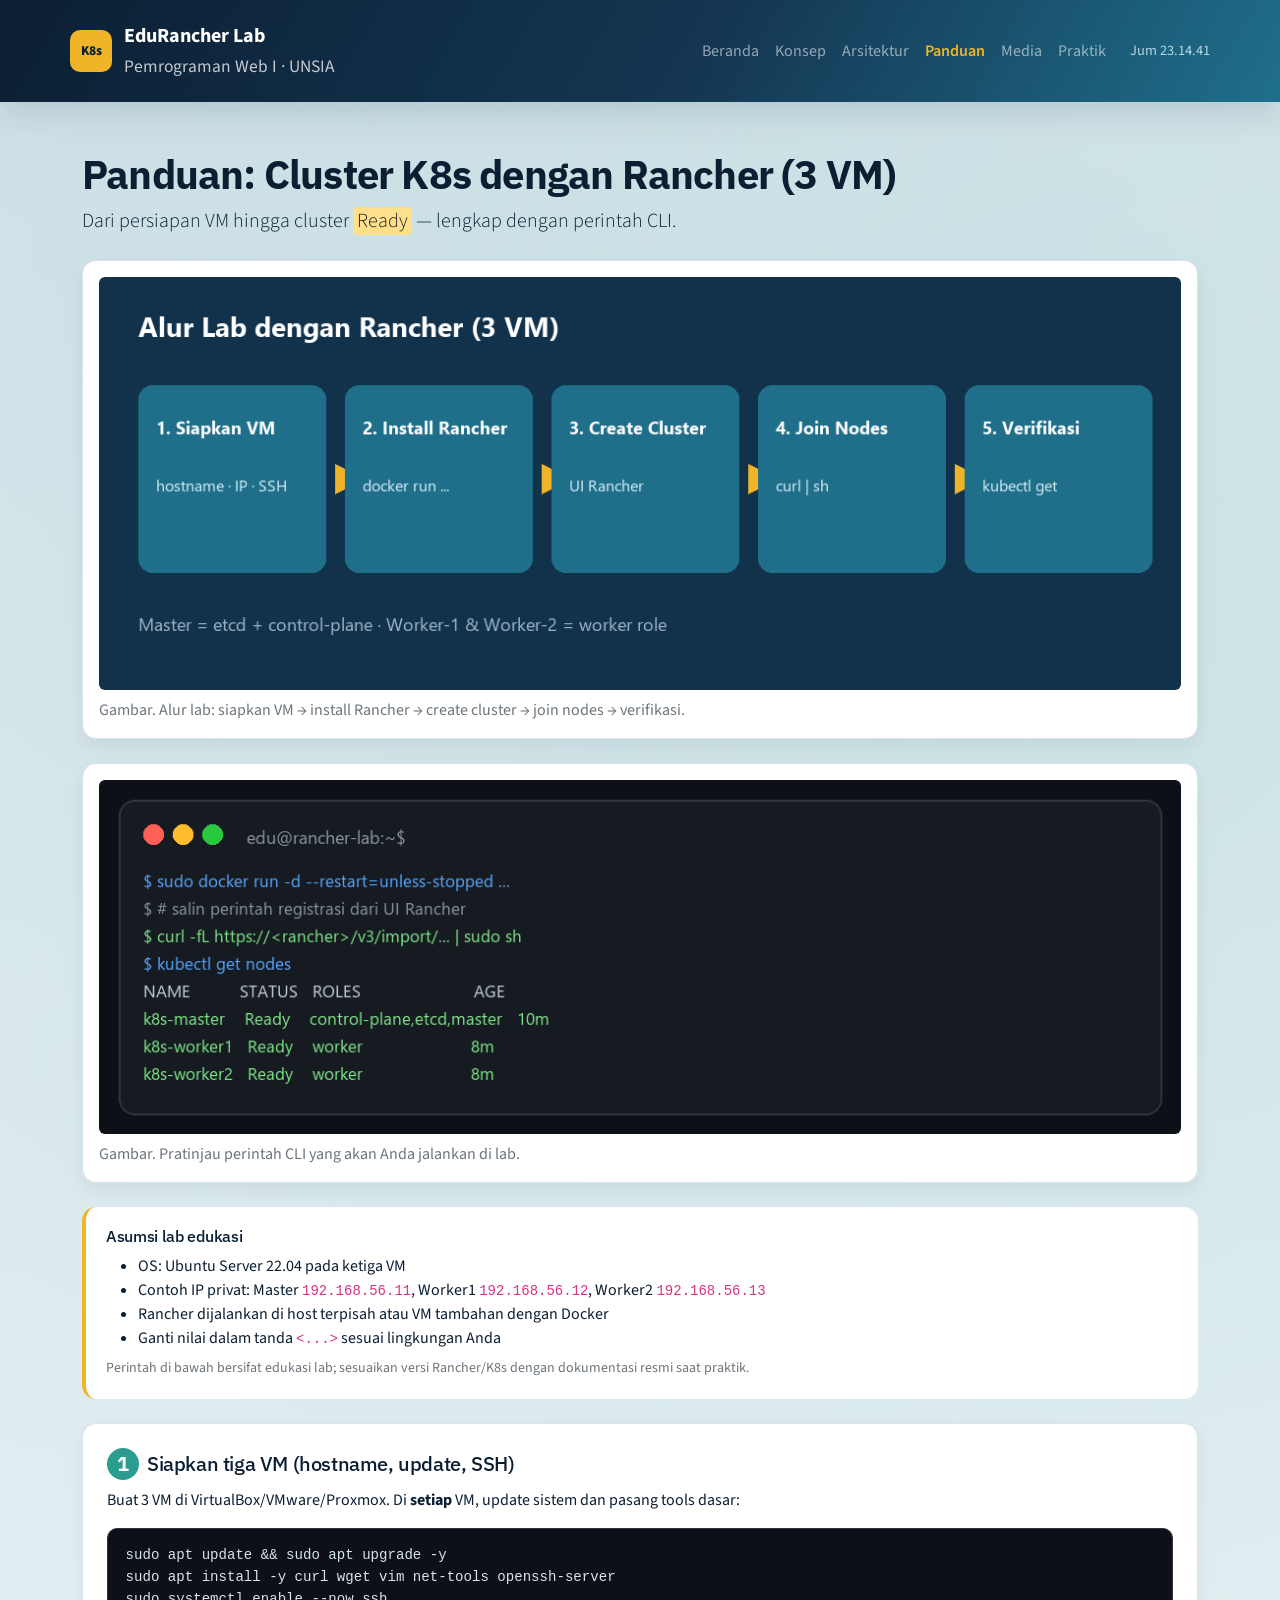
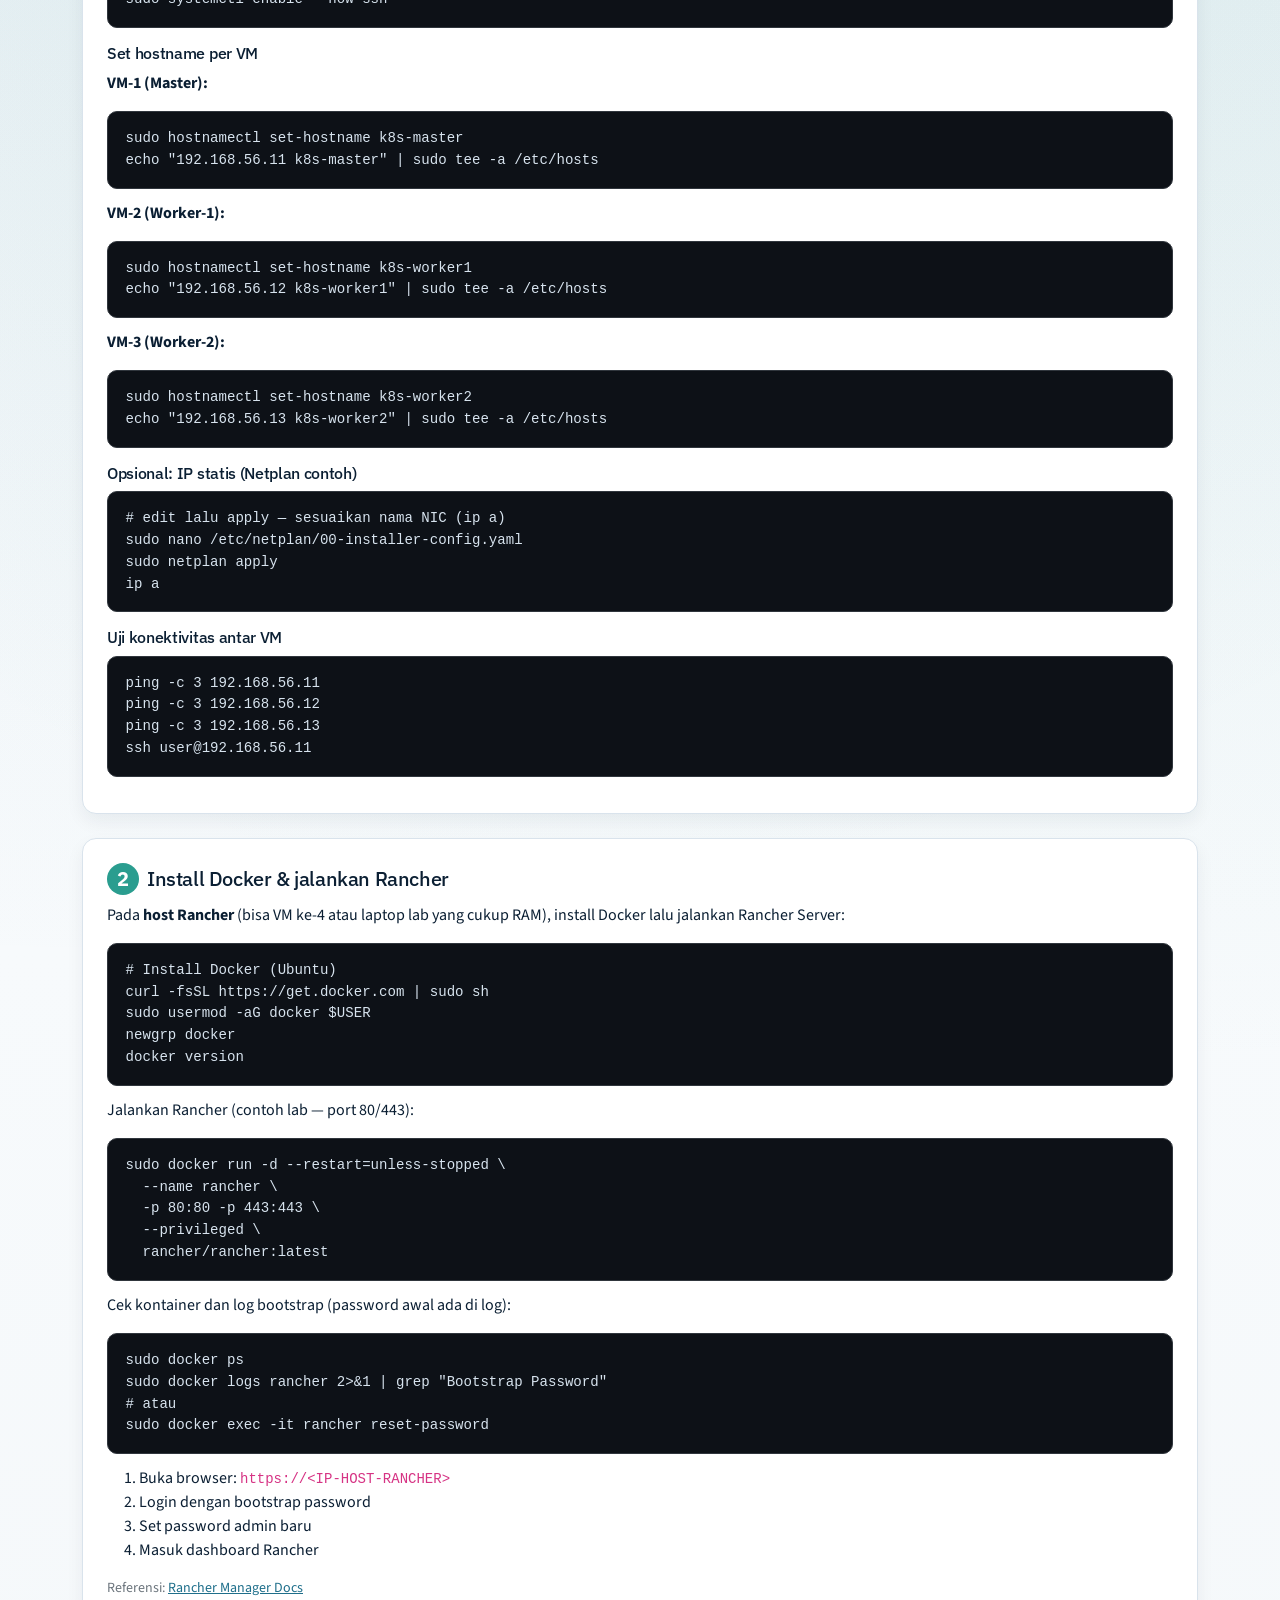
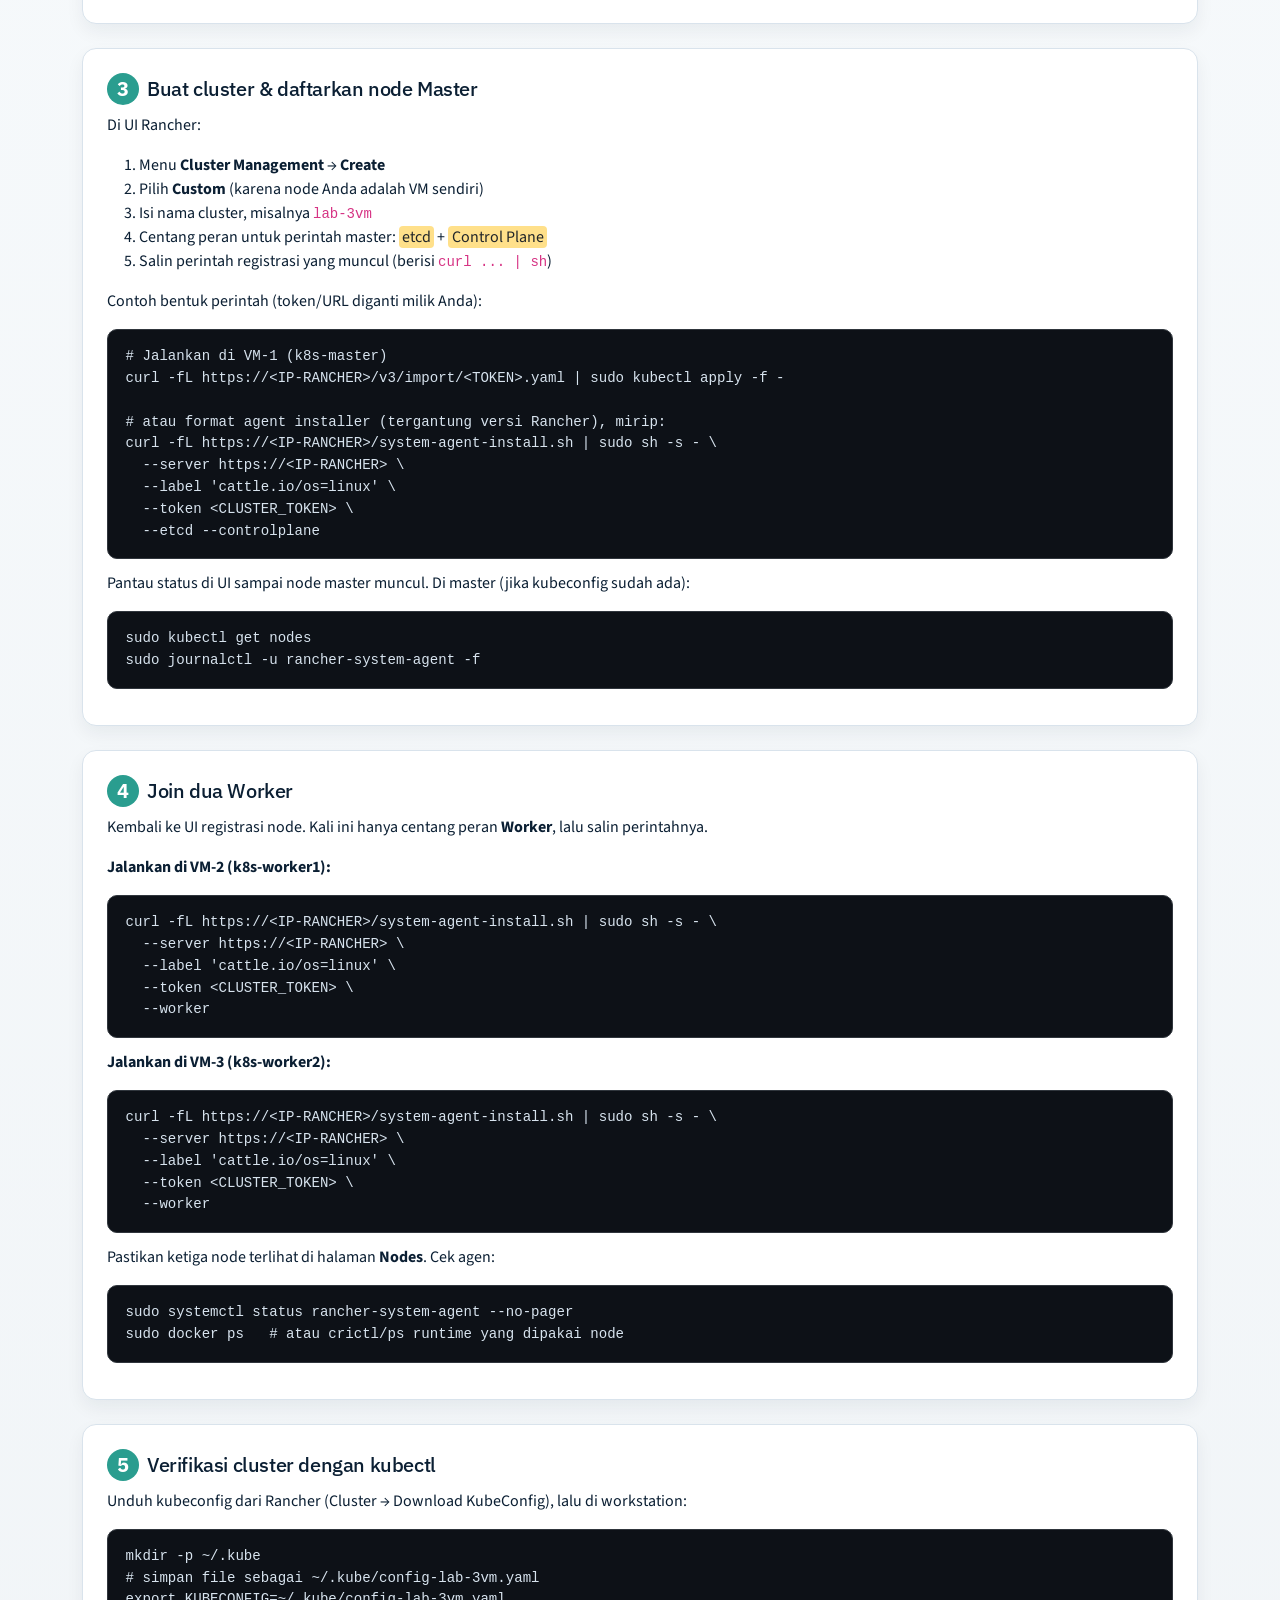
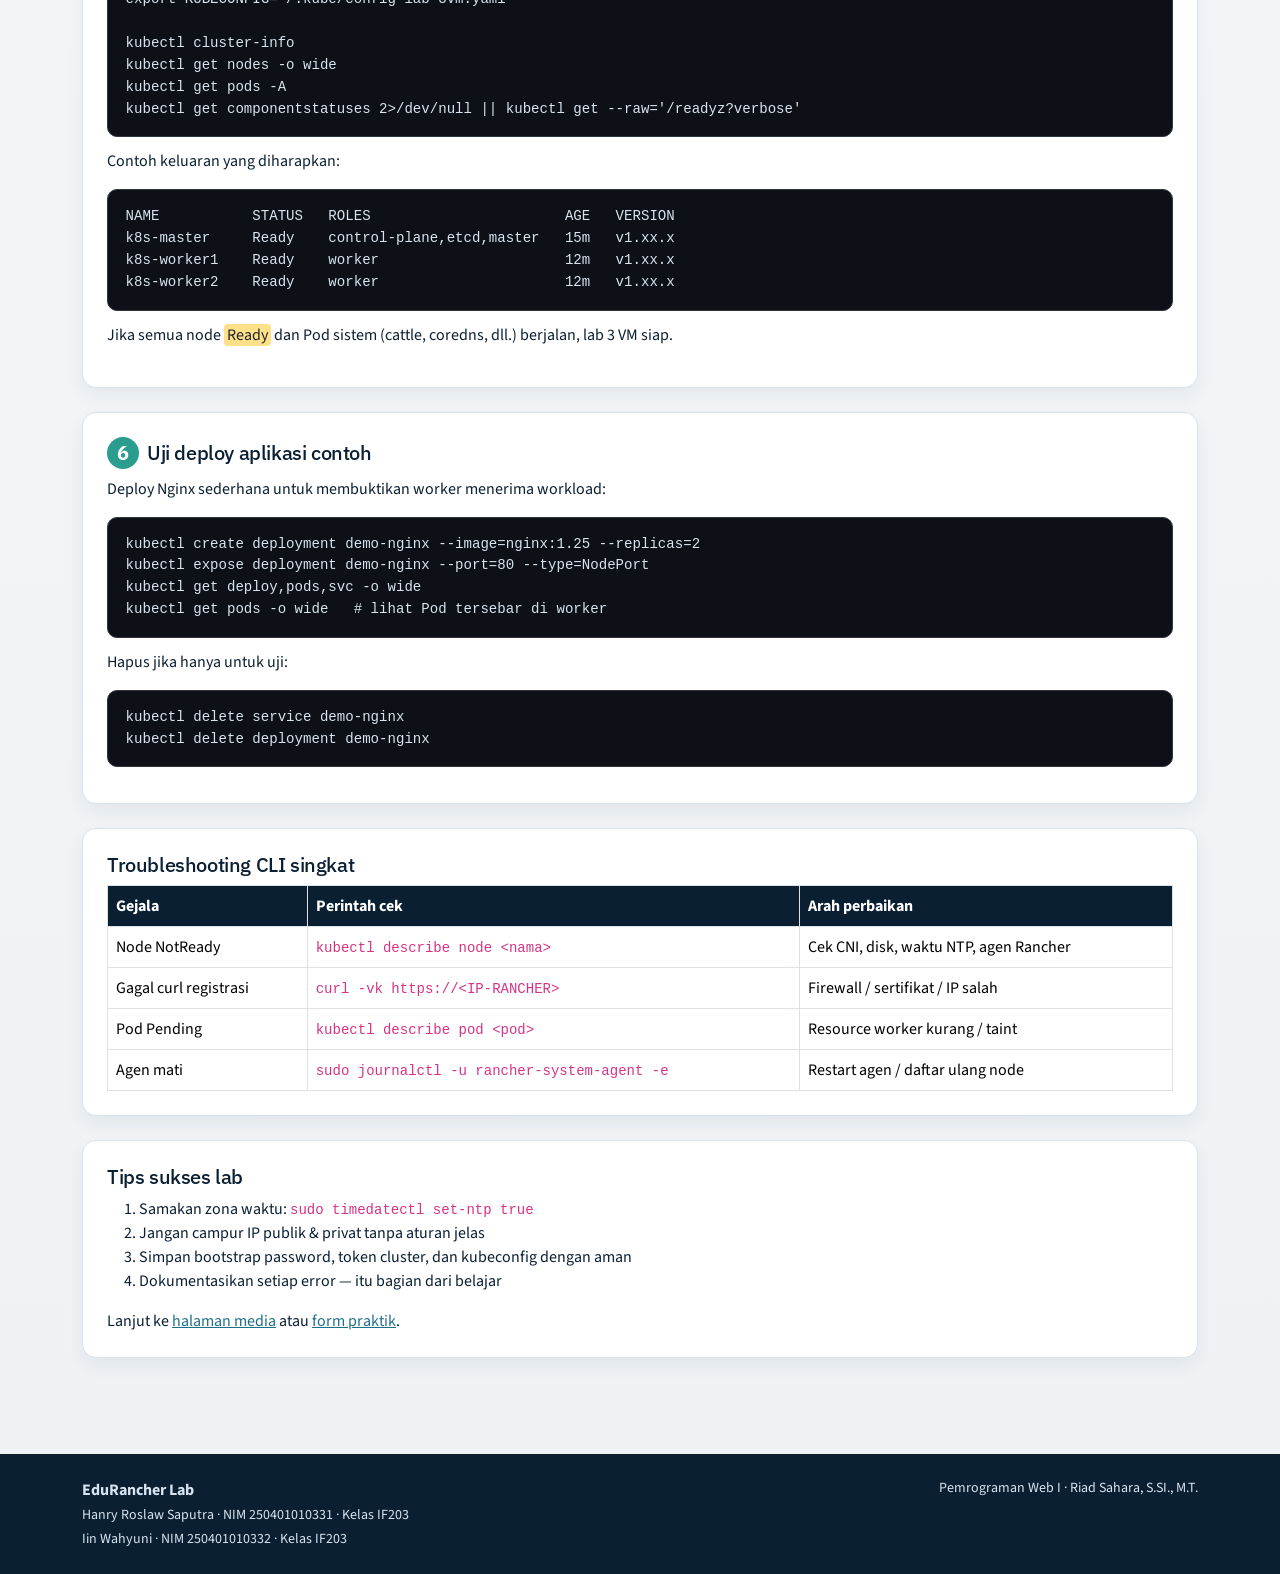
<file: panduan.html>
<!DOCTYPE html>
<!--
  Halaman panduan langkah-langkah. Tiap langkah dikasih id (step-1 dst)
  biar gampang dilompatin. Perintah CLI ditaruh di <pre><code>.
-->
<html lang="id">
<head>
  <meta charset="UTF-8">
  <meta name="viewport" content="width=device-width, initial-scale=1">
  <title>Panduan — EduRancher Lab</title>
  <link rel="preconnect" href="https://fonts.googleapis.com">
  <link rel="preconnect" href="https://fonts.gstatic.com" crossorigin>
  <link href="https://fonts.googleapis.com/css2?family=IBM+Plex+Sans:wght@500;700&family=Source+Sans+3:wght@400;600;700&display=swap" rel="stylesheet">
  <link href="https://cdn.jsdelivr.net/npm/bootstrap@5.3.3/dist/css/bootstrap.min.css" rel="stylesheet">
  <link href="css/custom.css" rel="stylesheet">
  <link rel="icon" href="favicon.ico" sizes="any">
  <link rel="icon" type="image/svg+xml" href="assets/images/favicon.svg">
  <link rel="apple-touch-icon" href="assets/images/favicon-32.png">
</head>
<body data-page="panduan">
  <!-- Menu situs -->
  <header class="site-header">
    <nav class="navbar navbar-expand-lg navbar-dark container py-3">
      <a class="navbar-brand brand-lockup" href="index.html">
        <span class="brand-mark">K8s</span>
        <span><strong>EduRancher Lab</strong><br><small class="opacity-75">Pemrograman Web I · UNSIA</small></span>
      </a>
      <button class="navbar-toggler" type="button" data-bs-toggle="collapse" data-bs-target="#navMain"><span class="navbar-toggler-icon"></span></button>
      <div class="collapse navbar-collapse" id="navMain">
        <ul class="navbar-nav ms-auto mb-2 mb-lg-0">
          <li class="nav-item"><a class="nav-link" data-nav="beranda" href="index.html">Beranda</a></li>
          <li class="nav-item"><a class="nav-link" data-nav="konsep" href="konsep.html">Konsep</a></li>
          <li class="nav-item"><a class="nav-link" data-nav="arsitektur" href="arsitektur.html">Arsitektur</a></li>
          <li class="nav-item"><a class="nav-link" data-nav="panduan" href="panduan.html">Panduan</a></li>
          <li class="nav-item"><a class="nav-link" data-nav="media" href="media.html">Media</a></li>
          <li class="nav-item"><a class="nav-link" data-nav="praktik" href="praktik.html">Praktik</a></li>
        </ul>
        <span id="live-clock" class="ms-lg-3"></span>
      </div>
    </nav>
  </header>

  <main class="container py-4 py-lg-5">
    <header class="mb-4">
      <h1>Panduan: Cluster K8s dengan Rancher (3 VM)</h1>
      <p class="lead">Dari persiapan VM hingga cluster <mark>Ready</mark> — lengkap dengan perintah CLI.</p>
    </header>

    <!-- Gambar alur 5 langkah lab -->
    <figure class="section-card mb-4 p-3">
      <img src="assets/images/alur-rancher.png" class="img-fluid rounded" width="1100" height="420" alt="Alur lima langkah lab Rancher 3 VM">
      <figcaption class="mt-2 text-secondary">Gambar. Alur lab: siapkan VM → install Rancher → create cluster → join nodes → verifikasi.</figcaption>
    </figure>

    <!-- Pratinjau tampilan CLI -->
    <figure class="section-card mb-4 p-3">
      <img src="assets/images/cli-preview.png" class="img-fluid rounded" width="1100" height="360" alt="Contoh tampilan perintah CLI di terminal">
      <figcaption class="mt-2 text-secondary">Gambar. Pratinjau perintah CLI yang akan Anda jalankan di lab.</figcaption>
    </figure>

    <!-- Asumsi lab: OS, IP contoh, catatan ganti token -->
    <aside class="toc-aside mb-4">
      <h2 class="h6">Asumsi lab edukasi</h2>
      <ul class="mb-2">
        <li>OS: Ubuntu Server 22.04 pada ketiga VM</li>
        <li>Contoh IP privat: Master <code>192.168.56.11</code>, Worker1 <code>192.168.56.12</code>, Worker2 <code>192.168.56.13</code></li>
        <li>Rancher dijalankan di host terpisah atau VM tambahan dengan Docker</li>
        <li>Ganti nilai dalam tanda <code>&lt;...&gt;</code> sesuai lingkungan Anda</li>
      </ul>
      <p class="small text-secondary mb-0">Perintah di bawah bersifat edukasi lab; sesuaikan versi Rancher/K8s dengan dokumentasi resmi saat praktik.</p>
    </aside>

    <!-- STEP 1: siapkan VM, hostname, uji ping -->
    <article class="section-card mb-4" id="step-1">
      <h2 class="h5"><span class="step-badge">1</span>Siapkan tiga VM (hostname, update, SSH)</h2>
      <p>Buat 3 VM di VirtualBox/VMware/Proxmox. Di <strong>setiap</strong> VM, update sistem dan pasang tools dasar:</p>
      <pre class="code-block"><code>sudo apt update && sudo apt upgrade -y
sudo apt install -y curl wget vim net-tools openssh-server
sudo systemctl enable --now ssh</code></pre>

      <h3 class="h6 mt-3">Set hostname per VM</h3>
      <p><strong>VM-1 (Master):</strong></p>
      <pre class="code-block"><code>sudo hostnamectl set-hostname k8s-master
echo "192.168.56.11 k8s-master" | sudo tee -a /etc/hosts</code></pre>
      <p><strong>VM-2 (Worker-1):</strong></p>
      <pre class="code-block"><code>sudo hostnamectl set-hostname k8s-worker1
echo "192.168.56.12 k8s-worker1" | sudo tee -a /etc/hosts</code></pre>
      <p><strong>VM-3 (Worker-2):</strong></p>
      <pre class="code-block"><code>sudo hostnamectl set-hostname k8s-worker2
echo "192.168.56.13 k8s-worker2" | sudo tee -a /etc/hosts</code></pre>

      <h3 class="h6 mt-3">Opsional: IP statis (Netplan contoh)</h3>
      <pre class="code-block"><code># edit lalu apply — sesuaikan nama NIC (ip a)
sudo nano /etc/netplan/00-installer-config.yaml
sudo netplan apply
ip a</code></pre>

      <h3 class="h6 mt-3">Uji konektivitas antar VM</h3>
      <pre class="code-block"><code>ping -c 3 192.168.56.11
ping -c 3 192.168.56.12
ping -c 3 192.168.56.13
ssh user@192.168.56.11</code></pre>
    </article>

    <!-- STEP 2: Docker + jalankan Rancher Server -->
    <article class="section-card mb-4" id="step-2">
      <h2 class="h5"><span class="step-badge">2</span>Install Docker &amp; jalankan Rancher</h2>
      <p>Pada <strong>host Rancher</strong> (bisa VM ke-4 atau laptop lab yang cukup RAM), install Docker lalu jalankan Rancher Server:</p>
      <pre class="code-block"><code># Install Docker (Ubuntu)
curl -fsSL https://get.docker.com | sudo sh
sudo usermod -aG docker $USER
newgrp docker
docker version</code></pre>

      <p>Jalankan Rancher (contoh lab — port 80/443):</p>
      <pre class="code-block"><code>sudo docker run -d --restart=unless-stopped \
  --name rancher \
  -p 80:80 -p 443:443 \
  --privileged \
  rancher/rancher:latest</code></pre>

      <p>Cek kontainer dan log bootstrap (password awal ada di log):</p>
      <pre class="code-block"><code>sudo docker ps
sudo docker logs rancher 2>&amp;1 | grep "Bootstrap Password"
# atau
sudo docker exec -it rancher reset-password</code></pre>

      <ol>
        <li>Buka browser: <code>https://&lt;IP-HOST-RANCHER&gt;</code></li>
        <li>Login dengan bootstrap password</li>
        <li>Set password admin baru</li>
        <li>Masuk dashboard Rancher</li>
      </ol>
      <p class="mb-0 small text-secondary">Referensi: <a href="https://ranchermanager.docs.rancher.com/" target="_blank" rel="noopener">Rancher Manager Docs</a></p>
    </article>

    <!-- STEP 3: bikin cluster, daftarkan master -->
    <article class="section-card mb-4" id="step-3">
      <h2 class="h5"><span class="step-badge">3</span>Buat cluster &amp; daftarkan node Master</h2>
      <p>Di UI Rancher:</p>
      <ol>
        <li>Menu <strong>Cluster Management</strong> → <strong>Create</strong></li>
        <li>Pilih <strong>Custom</strong> (karena node Anda adalah VM sendiri)</li>
        <li>Isi nama cluster, misalnya <code>lab-3vm</code></li>
        <li>Centang peran untuk perintah master: <mark>etcd</mark> + <mark>Control Plane</mark></li>
        <li>Salin perintah registrasi yang muncul (berisi <code>curl ... | sh</code>)</li>
      </ol>

      <p>Contoh bentuk perintah (token/URL diganti milik Anda):</p>
      <pre class="code-block"><code># Jalankan di VM-1 (k8s-master)
curl -fL https://&lt;IP-RANCHER&gt;/v3/import/&lt;TOKEN&gt;.yaml | sudo kubectl apply -f -

# atau format agent installer (tergantung versi Rancher), mirip:
curl -fL https://&lt;IP-RANCHER&gt;/system-agent-install.sh | sudo sh -s - \
  --server https://&lt;IP-RANCHER&gt; \
  --label 'cattle.io/os=linux' \
  --token &lt;CLUSTER_TOKEN&gt; \
  --etcd --controlplane</code></pre>

      <p>Pantau status di UI sampai node master muncul. Di master (jika kubeconfig sudah ada):</p>
      <pre class="code-block"><code>sudo kubectl get nodes
sudo journalctl -u rancher-system-agent -f</code></pre>
    </article>

    <!-- STEP 4: join dua worker -->
    <article class="section-card mb-4" id="step-4">
      <h2 class="h5"><span class="step-badge">4</span>Join dua Worker</h2>
      <p>Kembali ke UI registrasi node. Kali ini hanya centang peran <strong>Worker</strong>, lalu salin perintahnya.</p>
      <p><strong>Jalankan di VM-2 (k8s-worker1):</strong></p>
      <pre class="code-block"><code>curl -fL https://&lt;IP-RANCHER&gt;/system-agent-install.sh | sudo sh -s - \
  --server https://&lt;IP-RANCHER&gt; \
  --label 'cattle.io/os=linux' \
  --token &lt;CLUSTER_TOKEN&gt; \
  --worker</code></pre>

      <p><strong>Jalankan di VM-3 (k8s-worker2):</strong></p>
      <pre class="code-block"><code>curl -fL https://&lt;IP-RANCHER&gt;/system-agent-install.sh | sudo sh -s - \
  --server https://&lt;IP-RANCHER&gt; \
  --label 'cattle.io/os=linux' \
  --token &lt;CLUSTER_TOKEN&gt; \
  --worker</code></pre>

      <p>Pastikan ketiga node terlihat di halaman <strong>Nodes</strong>. Cek agen:</p>
      <pre class="code-block"><code>sudo systemctl status rancher-system-agent --no-pager
sudo docker ps   # atau crictl/ps runtime yang dipakai node</code></pre>
    </article>

    <!-- STEP 5: cek node Ready pakai kubectl -->
    <article class="section-card mb-4" id="step-5">
      <h2 class="h5"><span class="step-badge">5</span>Verifikasi cluster dengan kubectl</h2>
      <p>Unduh kubeconfig dari Rancher (Cluster → Download KubeConfig), lalu di workstation:</p>
      <pre class="code-block"><code>mkdir -p ~/.kube
# simpan file sebagai ~/.kube/config-lab-3vm.yaml
export KUBECONFIG=~/.kube/config-lab-3vm.yaml

kubectl cluster-info
kubectl get nodes -o wide
kubectl get pods -A
kubectl get componentstatuses 2&gt;/dev/null || kubectl get --raw='/readyz?verbose'</code></pre>

      <p>Contoh keluaran yang diharapkan:</p>
      <pre class="code-block"><code>NAME           STATUS   ROLES                       AGE   VERSION
k8s-master     Ready    control-plane,etcd,master   15m   v1.xx.x
k8s-worker1    Ready    worker                      12m   v1.xx.x
k8s-worker2    Ready    worker                      12m   v1.xx.x</code></pre>

      <p>Jika semua node <mark>Ready</mark> dan Pod sistem (cattle, coredns, dll.) berjalan, lab 3 VM siap.</p>
    </article>

    <!-- STEP 6: uji deploy Nginx (opsional) -->
    <article class="section-card mb-4" id="step-6">
      <h2 class="h5"><span class="step-badge">6</span>Uji deploy aplikasi contoh</h2>
      <p>Deploy Nginx sederhana untuk membuktikan worker menerima workload:</p>
      <pre class="code-block"><code>kubectl create deployment demo-nginx --image=nginx:1.25 --replicas=2
kubectl expose deployment demo-nginx --port=80 --type=NodePort
kubectl get deploy,pods,svc -o wide
kubectl get pods -o wide   # lihat Pod tersebar di worker</code></pre>

      <p>Hapus jika hanya untuk uji:</p>
      <pre class="code-block"><code>kubectl delete service demo-nginx
kubectl delete deployment demo-nginx</code></pre>
    </article>

    <!-- Tabel troubleshooting: gejala, perintah cek, arah perbaikan -->
    <section class="section-card mb-4">
      <h2 class="h5">Troubleshooting CLI singkat</h2>
      <div class="table-responsive">
        <table class="table table-bordered table-lab align-middle mb-0">
          <thead>
            <tr>
              <th>Gejala</th>
              <th>Perintah cek</th>
              <th>Arah perbaikan</th>
            </tr>
          </thead>
          <tbody>
            <tr>
              <td>Node NotReady</td>
              <td><code>kubectl describe node &lt;nama&gt;</code></td>
              <td>Cek CNI, disk, waktu NTP, agen Rancher</td>
            </tr>
            <tr>
              <td>Gagal curl registrasi</td>
              <td><code>curl -vk https://&lt;IP-RANCHER&gt;</code></td>
              <td>Firewall / sertifikat / IP salah</td>
            </tr>
            <tr>
              <td>Pod Pending</td>
              <td><code>kubectl describe pod &lt;pod&gt;</code></td>
              <td>Resource worker kurang / taint</td>
            </tr>
            <tr>
              <td>Agen mati</td>
              <td><code>sudo journalctl -u rancher-system-agent -e</code></td>
              <td>Restart agen / daftar ulang node</td>
            </tr>
          </tbody>
        </table>
      </div>
    </section>

    <!-- Tips penutup + tautan ke media/praktik -->
    <section class="section-card">
      <h2 class="h5">Tips sukses lab</h2>
      <ol>
        <li>Samakan zona waktu: <code>sudo timedatectl set-ntp true</code></li>
        <li>Jangan campur IP publik &amp; privat tanpa aturan jelas</li>
        <li>Simpan bootstrap password, token cluster, dan kubeconfig dengan aman</li>
        <li>Dokumentasikan setiap error — itu bagian dari belajar</li>
      </ol>
      <p class="mb-0">Lanjut ke <a href="media.html">halaman media</a> atau <a href="praktik.html">form praktik</a>.</p>
    </section>
  </main>

  <!-- Footer identitas kelompok -->
  <footer class="site-footer py-4">
    <div class="container d-flex flex-column flex-md-row justify-content-between gap-2">
      <div><strong>EduRancher Lab</strong><br><small>Hanry Roslaw Saputra · NIM 250401010331 · Kelas IF203<br>Iin Wahyuni · NIM 250401010332 · Kelas IF203</small></div>
      <div class="small">Pemrograman Web I · Riad Sahara, S.SI., M.T.</div>
    </div>
  </footer>
  <!-- Bootstrap + script.js -->
  <script src="https://cdn.jsdelivr.net/npm/bootstrap@5.3.3/dist/js/bootstrap.bundle.min.js"></script>
  <script src="js/script.js"></script>
</body>
</html>
</file>
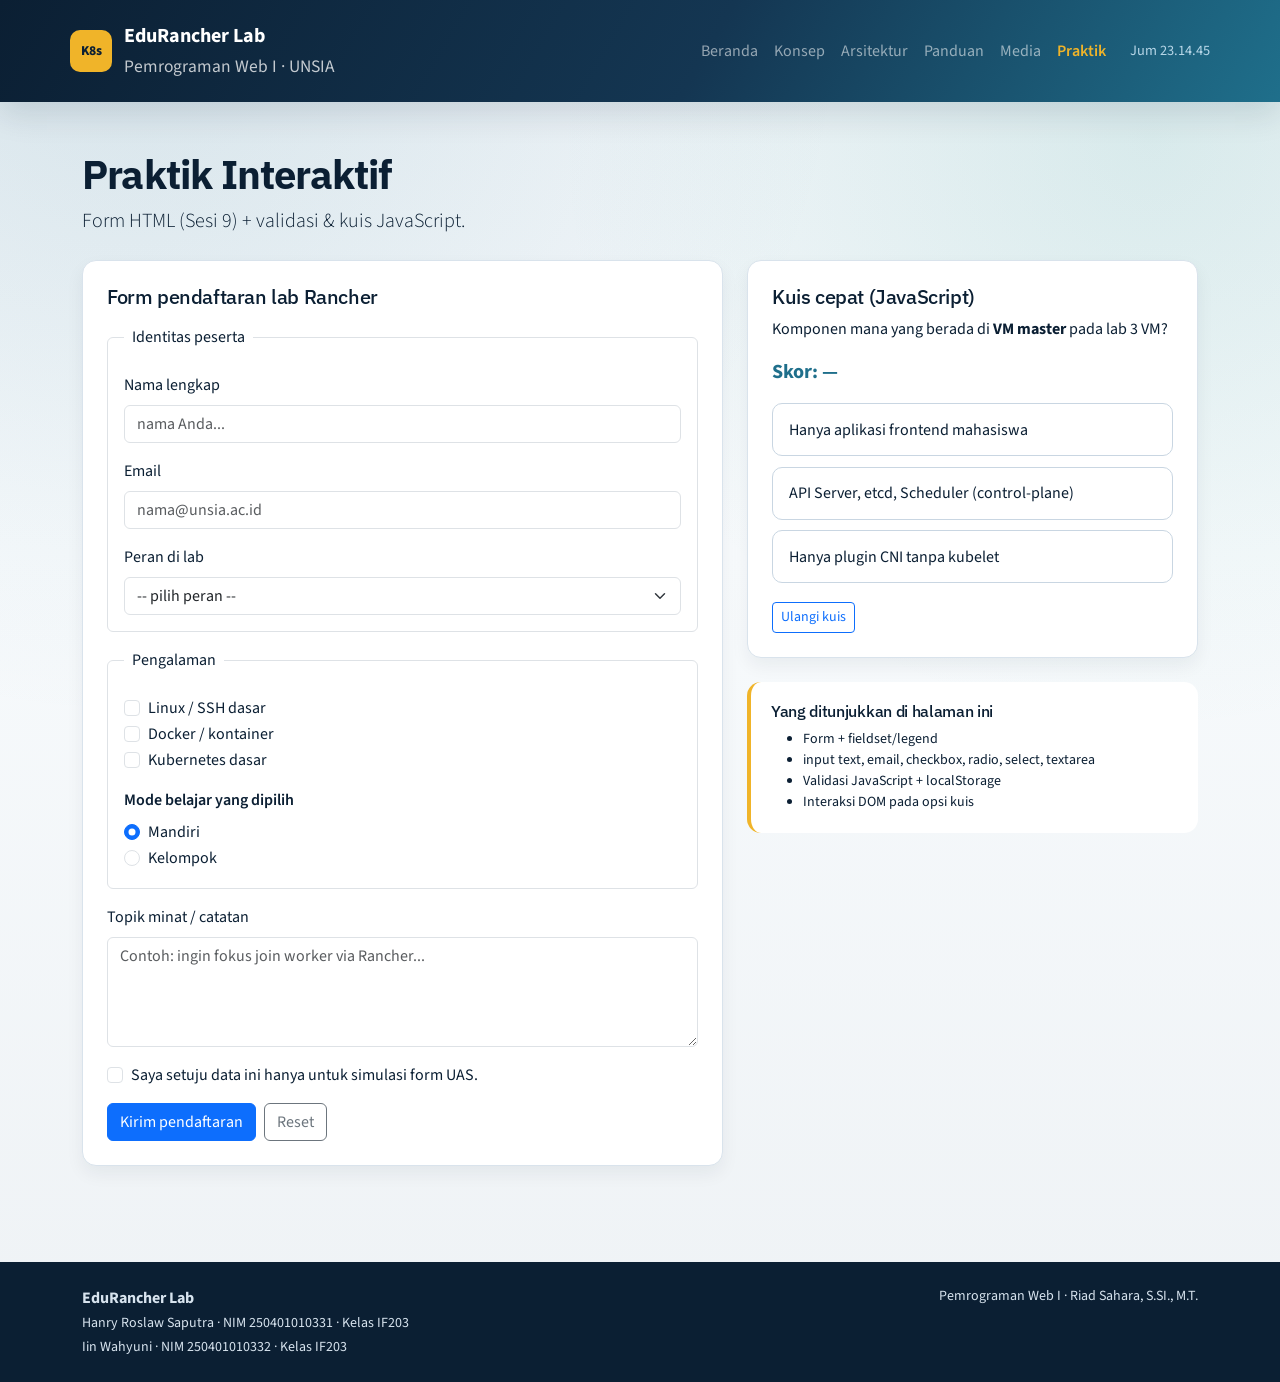
<file: praktik.html>
<!DOCTYPE html>
<!--
  Halaman praktik: form pendaftaran (Sesi 9) + kuis JavaScript.
  Validasi, localStorage, dan skor kuis diurus di js/script.js.
-->
<html lang="id">
<head>
  <meta charset="UTF-8">
  <meta name="viewport" content="width=device-width, initial-scale=1">
  <title>Praktik — EduRancher Lab</title>
  <link rel="preconnect" href="https://fonts.googleapis.com">
  <link rel="preconnect" href="https://fonts.gstatic.com" crossorigin>
  <link href="https://fonts.googleapis.com/css2?family=IBM+Plex+Sans:wght@500;700&family=Source+Sans+3:wght@400;600;700&display=swap" rel="stylesheet">
  <link href="https://cdn.jsdelivr.net/npm/bootstrap@5.3.3/dist/css/bootstrap.min.css" rel="stylesheet">
  <link href="css/custom.css" rel="stylesheet">
  <link rel="icon" href="favicon.ico" sizes="any">
  <link rel="icon" type="image/svg+xml" href="assets/images/favicon.svg">
  <link rel="apple-touch-icon" href="assets/images/favicon-32.png">
</head>
<body data-page="praktik">
  <!-- Menu situs -->
  <header class="site-header">
    <nav class="navbar navbar-expand-lg navbar-dark container py-3">
      <a class="navbar-brand brand-lockup" href="index.html">
        <span class="brand-mark">K8s</span>
        <span><strong>EduRancher Lab</strong><br><small class="opacity-75">Pemrograman Web I · UNSIA</small></span>
      </a>
      <button class="navbar-toggler" type="button" data-bs-toggle="collapse" data-bs-target="#navMain"><span class="navbar-toggler-icon"></span></button>
      <div class="collapse navbar-collapse" id="navMain">
        <ul class="navbar-nav ms-auto mb-2 mb-lg-0">
          <li class="nav-item"><a class="nav-link" data-nav="beranda" href="index.html">Beranda</a></li>
          <li class="nav-item"><a class="nav-link" data-nav="konsep" href="konsep.html">Konsep</a></li>
          <li class="nav-item"><a class="nav-link" data-nav="arsitektur" href="arsitektur.html">Arsitektur</a></li>
          <li class="nav-item"><a class="nav-link" data-nav="panduan" href="panduan.html">Panduan</a></li>
          <li class="nav-item"><a class="nav-link" data-nav="media" href="media.html">Media</a></li>
          <li class="nav-item"><a class="nav-link" data-nav="praktik" href="praktik.html">Praktik</a></li>
        </ul>
        <span id="live-clock" class="ms-lg-3"></span>
      </div>
    </nav>
  </header>

  <main class="container py-4 py-lg-5">
    <header class="mb-4">
      <h1>Praktik Interaktif</h1>
      <p class="lead">Form HTML (Sesi 9) + validasi &amp; kuis JavaScript.</p>
    </header>

    <div class="row g-4">
      <div class="col-lg-7">
        <!-- Form HTML: fieldset, input, select, checkbox, radio, textarea -->
        <article class="section-card">
          <h2 class="h5 mb-3">Form pendaftaran lab Rancher</h2>
          <!-- Kotak pesan sukses/error, isinya diisi JS -->
          <div id="form-feedback" class="alert" role="alert"></div>

          <!-- novalidate: validasi native dimatikan, kita pakai JS sendiri -->
          <form id="form-praktik" action="#" method="post" novalidate>
            <!-- Data diri: teks, email, dropdown peran -->
            <fieldset class="border rounded p-3 mb-3">
              <legend class="float-none w-auto px-2 fs-6">Identitas peserta</legend>
              <div class="mb-3">
                <label for="nama" class="form-label">Nama lengkap</label>
                <input type="text" class="form-control" id="nama" name="nama" placeholder="nama Anda..." required>
              </div>
              <div class="mb-3">
                <label for="email" class="form-label">Email</label>
                <input type="email" class="form-control" id="email" name="email" placeholder="nama@unsia.ac.id" required>
              </div>
              <div class="mb-0">
                <label for="peran" class="form-label">Peran di lab</label>
                <select class="form-select" id="peran" name="peran" required>
                  <option value="">-- pilih peran --</option>
                  <option value="operator-rancher">Operator Rancher</option>
                  <option value="admin-master">Admin node master</option>
                  <option value="admin-worker">Admin node worker</option>
                  <option value="observer">Observer / dokumentator</option>
                </select>
              </div>
            </fieldset>

            <!-- Checkbox boleh lebih dari satu, radio cuma satu yang kepilih -->
            <fieldset class="border rounded p-3 mb-3">
              <legend class="float-none w-auto px-2 fs-6">Pengalaman</legend>
              <div class="form-check">
                <input class="form-check-input" type="checkbox" name="pengalaman" id="exp-linux" value="linux">
                <label class="form-check-label" for="exp-linux">Linux / SSH dasar</label>
              </div>
              <div class="form-check">
                <input class="form-check-input" type="checkbox" name="pengalaman" id="exp-docker" value="docker">
                <label class="form-check-label" for="exp-docker">Docker / kontainer</label>
              </div>
              <div class="form-check mb-3">
                <input class="form-check-input" type="checkbox" name="pengalaman" id="exp-k8s" value="k8s">
                <label class="form-check-label" for="exp-k8s">Kubernetes dasar</label>
              </div>

              <p class="mb-2 fw-semibold">Mode belajar yang dipilih</p>
              <div class="form-check">
                <input class="form-check-input" type="radio" name="mode" id="mode-self" value="mandiri" checked>
                <label class="form-check-label" for="mode-self">Mandiri</label>
              </div>
              <div class="form-check">
                <input class="form-check-input" type="radio" name="mode" id="mode-group" value="kelompok">
                <label class="form-check-label" for="mode-group">Kelompok</label>
              </div>
            </fieldset>

            <div class="mb-3">
              <label for="topik" class="form-label">Topik minat / catatan</label>
              <textarea class="form-control" id="topik" name="topik" rows="4" placeholder="Contoh: ingin fokus join worker via Rancher..." required></textarea>
            </div>

            <div class="form-check mb-3">
              <input class="form-check-input" type="checkbox" id="setuju" name="setuju" value="ya">
              <label class="form-check-label" for="setuju">Saya setuju data ini hanya untuk simulasi form UAS.</label>
            </div>

            <div class="d-flex gap-2">
              <button type="submit" class="btn btn-primary" name="submit" value="kirim">Kirim pendaftaran</button>
              <button type="reset" class="btn btn-outline-secondary">Reset</button>
            </div>
          </form>

          <!-- Preview JSON hasil submit, muncul setelah form lolos validasi -->
          <pre id="preview-data" class="bg-light border rounded p-3 mt-3 d-none small"></pre>
        </article>
      </div>

      <div class="col-lg-5">
        <!-- Kuis: jawaban benar ada di data-answer. Klik opsi ditangani JS. -->
        <article class="section-card mb-4">
          <h2 class="h5">Kuis cepat (JavaScript)</h2>
          <p>Komponen mana yang berada di <strong>VM master</strong> pada lab 3 VM?</p>
          <p id="score-board" class="mb-3">Skor: —</p>
          <div id="quiz-box" data-answer="control-plane">
            <div class="quiz-option" data-value="only-app">Hanya aplikasi frontend mahasiswa</div>
            <div class="quiz-option" data-value="control-plane">API Server, etcd, Scheduler (control-plane)</div>
            <div class="quiz-option" data-value="only-cni">Hanya plugin CNI tanpa kubelet</div>
          </div>
          <div id="quiz-result" class="alert d-none" role="status"></div>
          <button type="button" id="quiz-reset" class="btn btn-sm btn-outline-primary mt-2">Ulangi kuis</button>
        </article>

        <!-- Ringkasan komponen yang ditunjukkan di halaman ini -->
        <aside class="toc-aside">
          <h2 class="h6">Yang ditunjukkan di halaman ini</h2>
          <ul class="small mb-0">
            <li>Form + fieldset/legend</li>
            <li>input text, email, checkbox, radio, select, textarea</li>
            <li>Validasi JavaScript + localStorage</li>
            <li>Interaksi DOM pada opsi kuis</li>
          </ul>
        </aside>
      </div>
    </div>
  </main>

  <!-- Footer identitas kelompok -->
  <footer class="site-footer py-4">
    <div class="container d-flex flex-column flex-md-row justify-content-between gap-2">
      <div><strong>EduRancher Lab</strong><br><small>Hanry Roslaw Saputra · NIM 250401010331 · Kelas IF203<br>Iin Wahyuni · NIM 250401010332 · Kelas IF203</small></div>
      <div class="small">Pemrograman Web I · Riad Sahara, S.SI., M.T.</div>
    </div>
  </footer>
  <!-- Bootstrap + script.js (validasi form + kuis) -->
  <script src="https://cdn.jsdelivr.net/npm/bootstrap@5.3.3/dist/js/bootstrap.bundle.min.js"></script>
  <script src="js/script.js"></script>
</body>
</html>
</file>
<file: css/custom.css>
/* Custom CSS situs EduRancher Lab (Sesi 14–15).
   Di sini ada selektor tag, class, id, plus 5 cara nulis warna.
   Variabel :root biar warna merek gampang diubah di satu tempat. */

:root {
  --brand-ink: #0b1f33;
  --brand-sea: #1f6f8b;
  --brand-mint: #2a9d8f;
  --brand-sand: #f0b429;
  --brand-cloud: #f4f7fa;
  --brand-muted: #5b6b7a;
  --radius: 14px;
  --shadow: 0 12px 30px rgba(11, 31, 51, 0.12);
}

/* 1) Selektor tag: atur font, latar, link, sama highlight <mark> */
body {
  font-family: "Source Sans 3", "Segoe UI", sans-serif;
  color: var(--brand-ink);
  background-color: var(--brand-cloud);
  background-image:
    radial-gradient(circle at 10% 0%, rgba(31, 111, 139, 0.12), transparent 40%),
    radial-gradient(circle at 90% 10%, rgba(42, 157, 143, 0.12), transparent 35%),
    linear-gradient(180deg, #eef3f7 0%, #f7fafc 40%, #eef2f5 100%);
  min-height: 100vh;
}

h1, h2, h3 {
  font-family: "IBM Plex Sans", "Segoe UI", sans-serif;
  font-weight: 700;
  letter-spacing: -0.02em;
}

a {
  color: var(--brand-sea);
}

mark {
  background-color: #ffe08a;
  padding: 0 0.2em;
  border-radius: 4px;
}

/* 2) Selektor class: header, kartu, kode, kuis, footer */
.site-header {
  background: linear-gradient(120deg, var(--brand-ink), #143652 55%, var(--brand-sea));
  color: #ffffff;
  box-shadow: var(--shadow);
}

.brand-lockup {
  display: flex;
  align-items: center;
  gap: 0.75rem;
}

.brand-mark {
  width: 42px;
  height: 42px;
  border-radius: 10px;
  background: var(--brand-sand);
  color: var(--brand-ink);
  display: grid;
  place-items: center;
  font-weight: 800;
  font-size: 0.85rem;
}

.hero-panel {
  border-radius: calc(var(--radius) + 4px);
  overflow: hidden;
  background: #ffffff;
  box-shadow: var(--shadow);
}

.hero-copy {
  padding: 2.5rem;
}

.hero-visual {
  min-height: 280px;
  background: linear-gradient(160deg, #0b1f33, #1f6f8b);
}

.hero-visual img {
  max-height: 320px;
  width: auto;
  object-fit: contain;
}

/* Kotak perintah CLI biar keliatan kayak terminal */
.code-block {
  background: #0d1117;
  color: #d7e3ee;
  border: 1px solid #30363d;
  border-radius: 10px;
  padding: 1rem 1.1rem;
  overflow-x: auto;
  font-size: 0.88rem;
  line-height: 1.55;
  margin-bottom: 0.75rem;
}

.code-block code {
  color: inherit;
  font-family: Consolas, "Courier New", monospace;
  white-space: pre;
}

.section-card {
  background: #ffffff;
  border: 1px solid #d9e3ec;
  border-radius: var(--radius);
  padding: 1.5rem;
  /* tinggi mengikuti isi; pakai kelas Bootstrap h-100 hanya jika sengaja disamakan */
  box-shadow: 0 8px 18px rgba(11, 31, 51, 0.06);
  transition: transform 0.25s ease, box-shadow 0.25s ease;
}

.section-card:hover {
  transform: translateY(-4px);
  box-shadow: var(--shadow);
}

.step-badge {
  display: inline-grid;
  place-items: center;
  width: 2rem;
  height: 2rem;
  border-radius: 999px;
  background: var(--brand-mint);
  color: #ffffff;
  font-weight: 700;
  margin-right: 0.5rem;
}

.table-lab th {
  background-color: var(--brand-ink);
  color: #ffffff;
}

.media-frame {
  border-radius: var(--radius);
  overflow: hidden;
  border: 1px solid #d5e0ea;
  background: #0f2436;
}

/* Opsi kuis: hover, benar, salah */
.quiz-option {
  cursor: pointer;
  border: 1px solid #c9d6e2;
  border-radius: 10px;
  padding: 0.85rem 1rem;
  margin-bottom: 0.65rem;
  background: #fff;
  transition: border-color 0.2s ease, background-color 0.2s ease;
}

.quiz-option:hover,
.quiz-option.is-selected {
  border-color: var(--brand-sea);
  background-color: #e8f5f8;
}

.quiz-option.is-correct {
  border-color: #1f8a5b;
  background-color: #e8f8ef;
}

.quiz-option.is-wrong {
  border-color: #c0392b;
  background-color: #fdeceb;
}

.toc-aside {
  background: #ffffff;
  border-left: 4px solid var(--brand-sand);
  border-radius: var(--radius);
  padding: 1.25rem;
}

.sidebar-stack {
  display: flex;
  flex-direction: column;
  gap: 0;
  height: auto;
  align-self: flex-start;
  width: 100%;
}

.site-footer {
  background-color: var(--brand-ink);
  color: #d7e3ee;
  margin-top: 3rem;
}

.fade-up {
  opacity: 0;
  transform: translateY(16px);
  animation: fadeUp 0.7s ease forwards;
}

.fade-up-delay {
  animation-delay: 0.15s;
}

@keyframes fadeUp {
  to {
    opacity: 1;
    transform: translateY(0);
  }
}

/* 3) Selektor ID: jam, pesan form, papan skor */
#live-clock {
  font-variant-numeric: tabular-nums;
  color: #b8d7e8;
  font-size: 0.9rem;
}

#form-feedback {
  display: none;
}

#form-feedback.show {
  display: block;
}

#score-board {
  font-size: 1.25rem;
  font-weight: 700;
  color: var(--brand-sea);
}

/* 5 cara nulis warna: nama, hex, rgb, rgba, hsl (Sesi 15) */
.color-swatch-name { background-color: teal; }
.color-swatch-hex { background-color: #1f6f8b; }
.color-swatch-rgb { background-color: rgb(42, 157, 143); }
.color-swatch-rgba { background-color: rgba(240, 180, 41, 0.85); }
.color-swatch-hsl { background-color: hsl(204, 64%, 12%); color: white; }

.swatch {
  height: 48px;
  border-radius: 8px;
  display: grid;
  place-items: center;
  color: #fff;
  font-size: 0.8rem;
  font-weight: 600;
}

/* Menu aktif dikasih warna pasir biar gampang kelihatan */
.navbar .nav-link.active {
  color: var(--brand-sand) !important;
  font-weight: 600;
}

/* HP: rapetin padding banner */
@media (max-width: 767.98px) {
  .hero-copy {
    padding: 1.5rem;
  }
}
</file>
